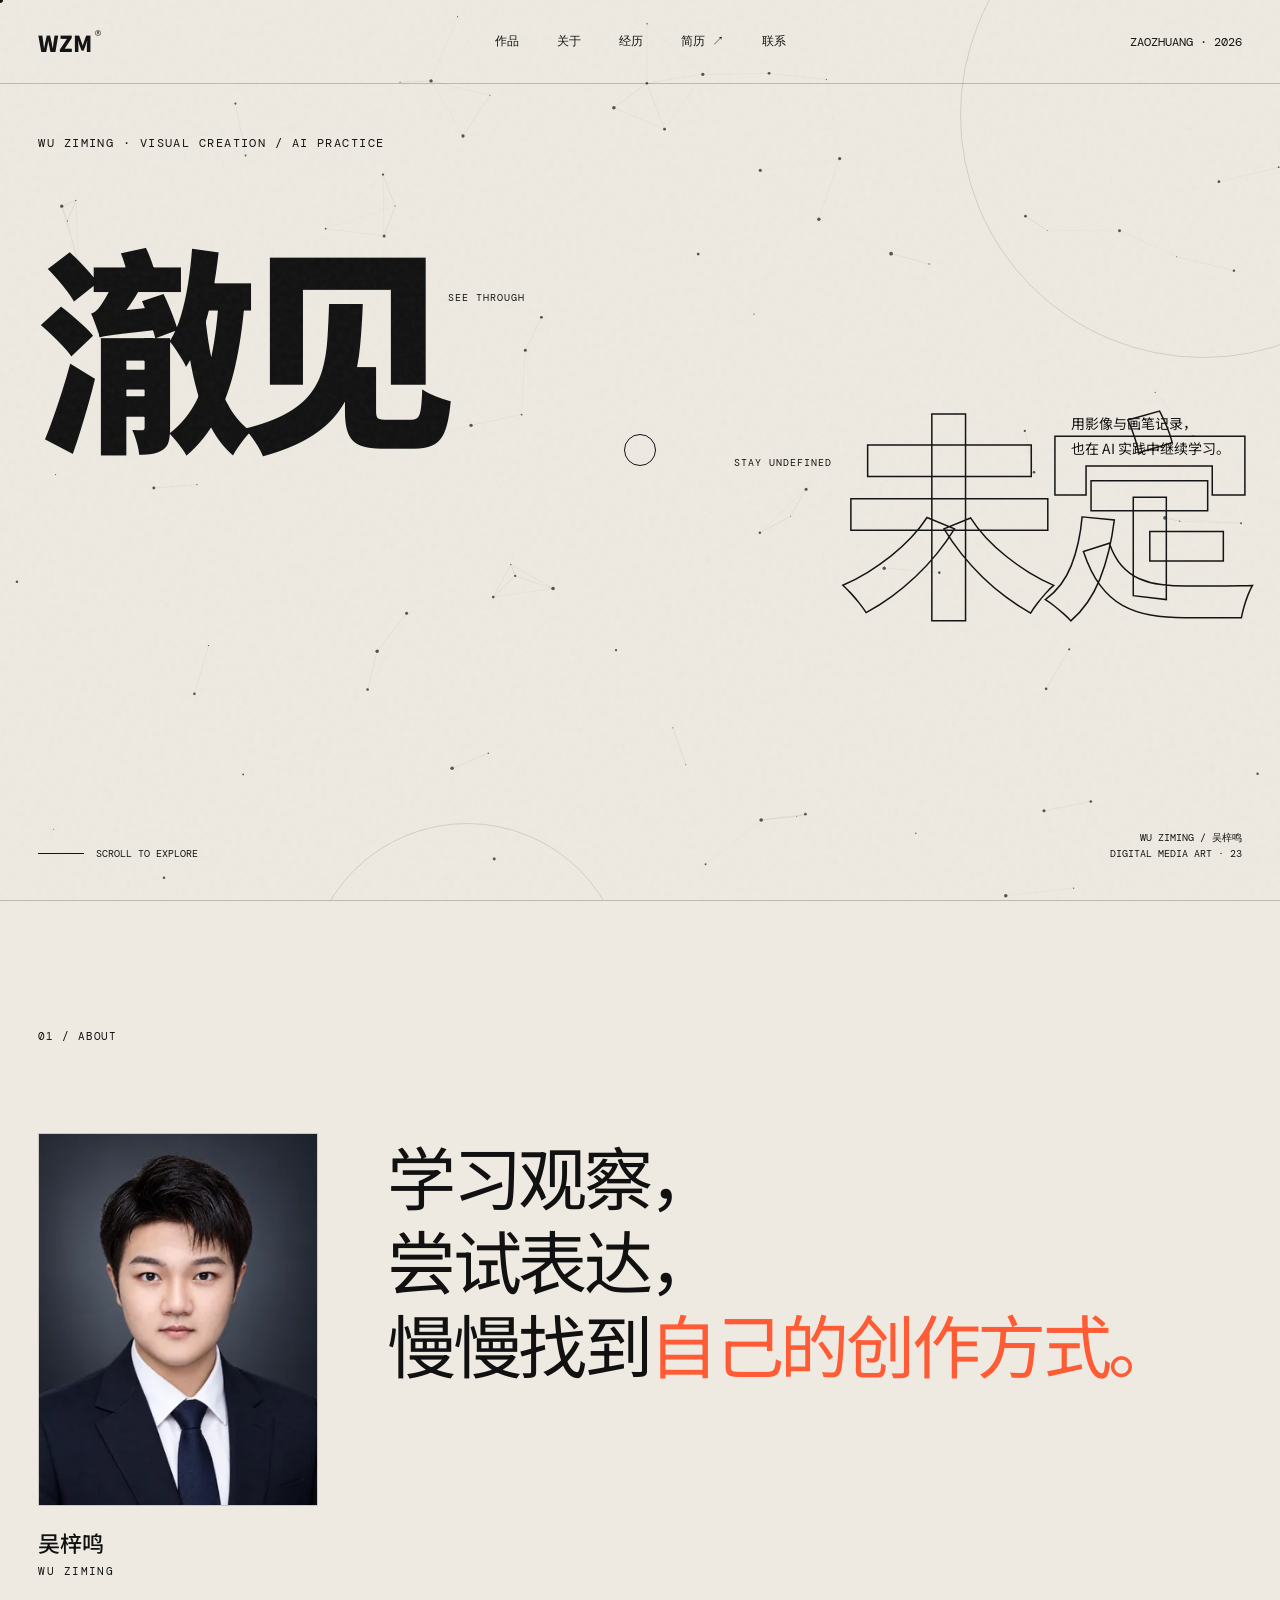
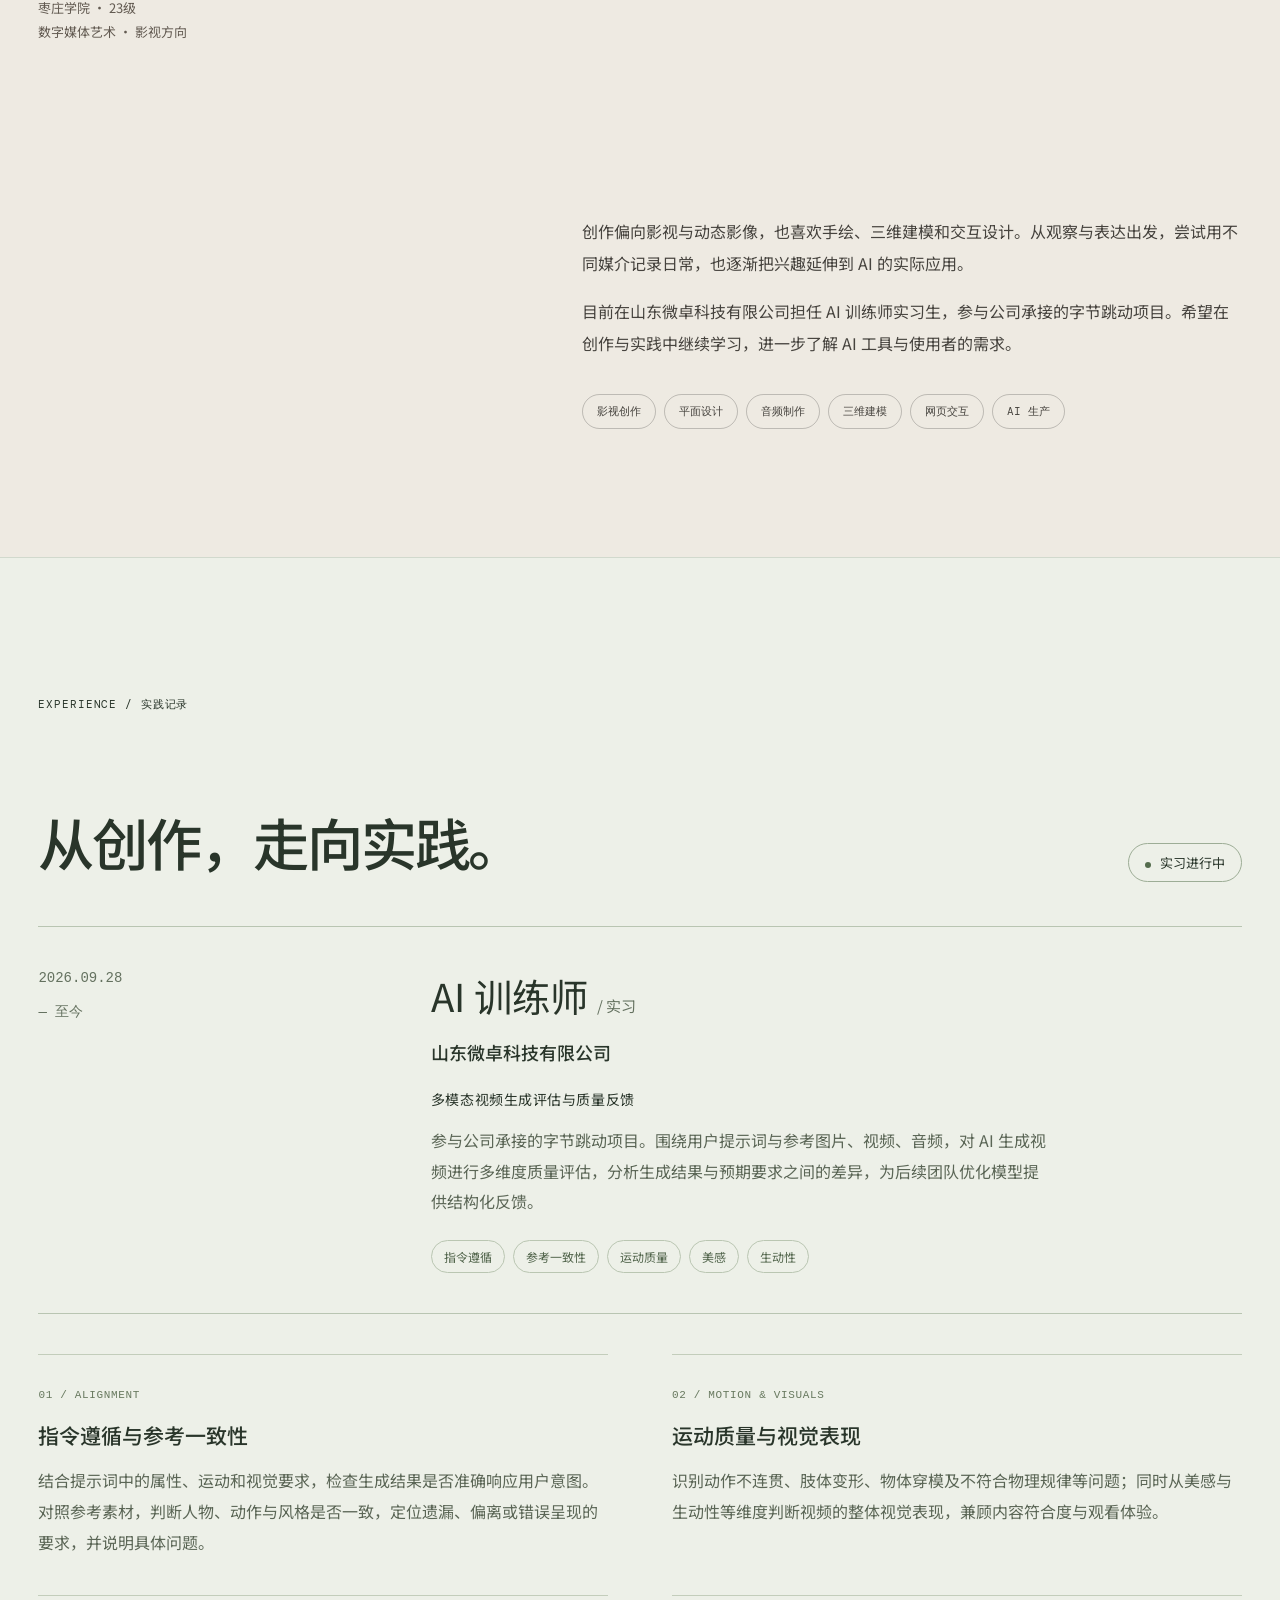
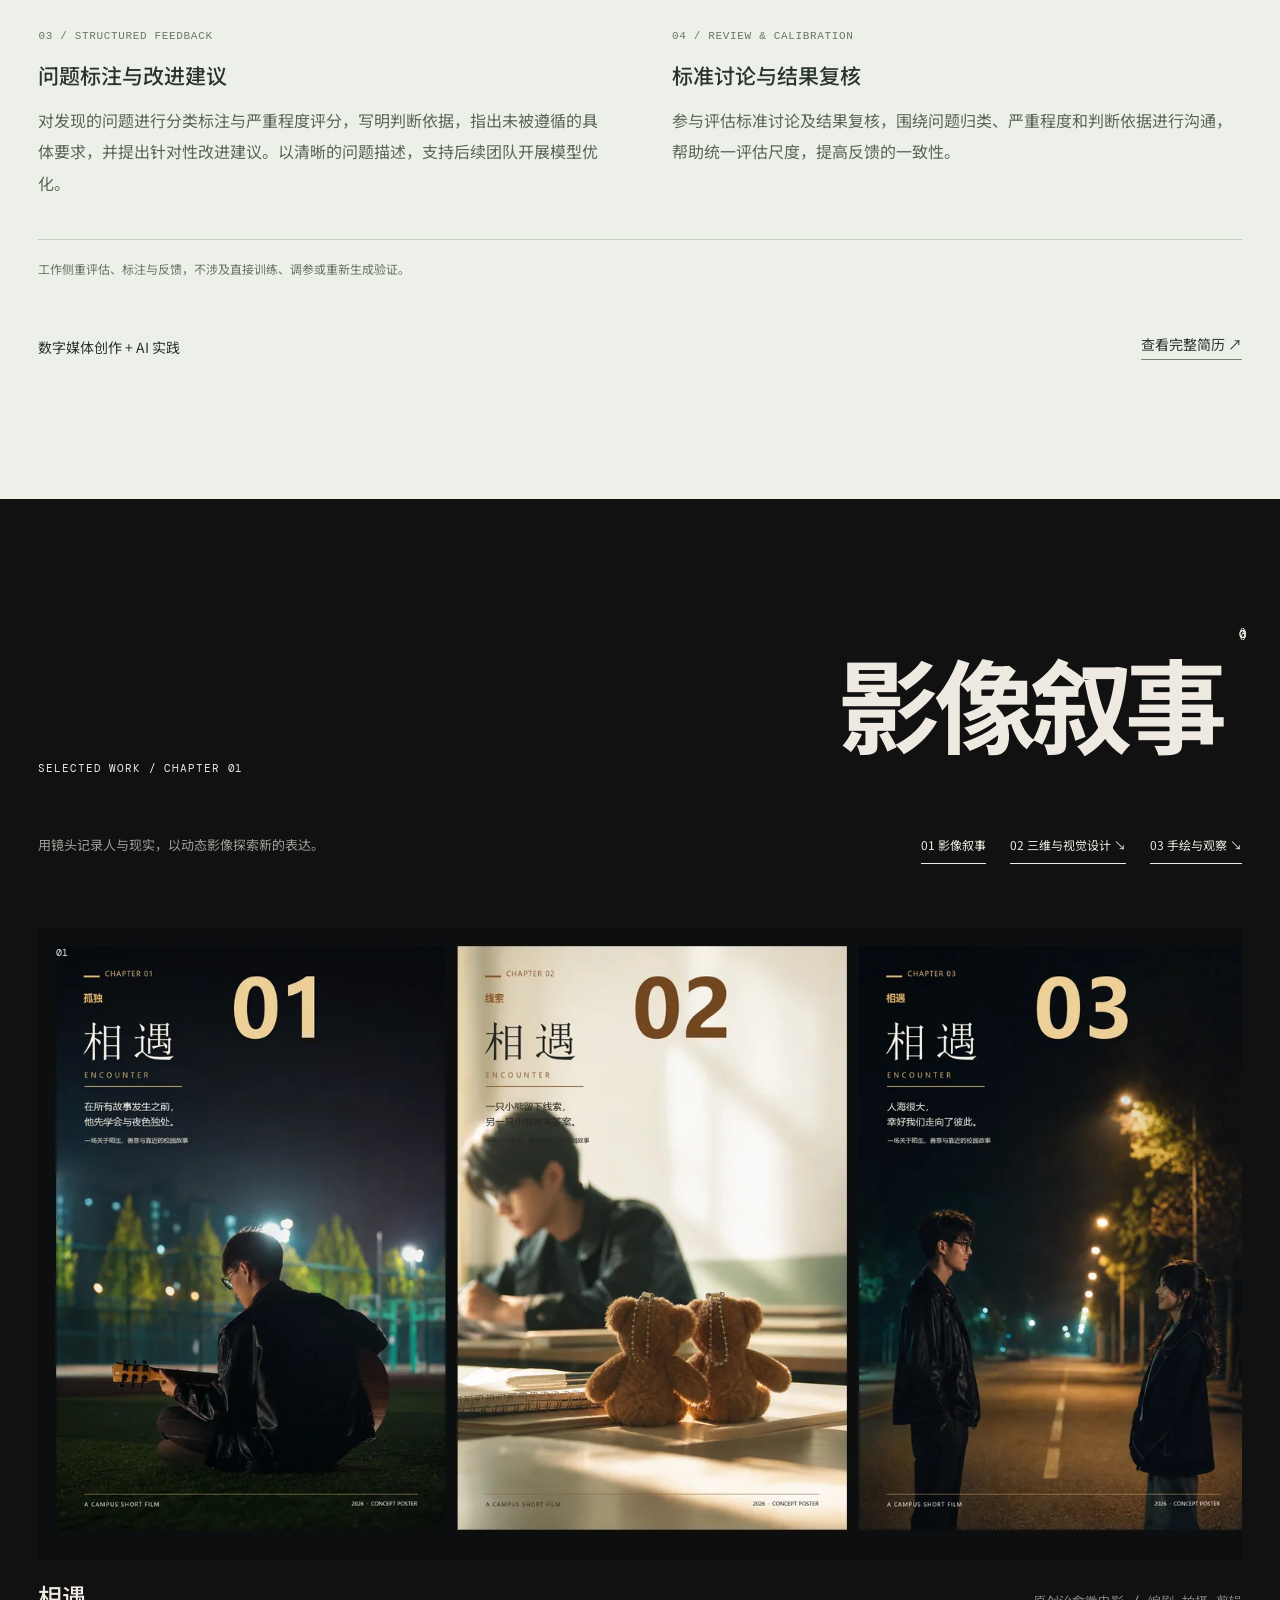
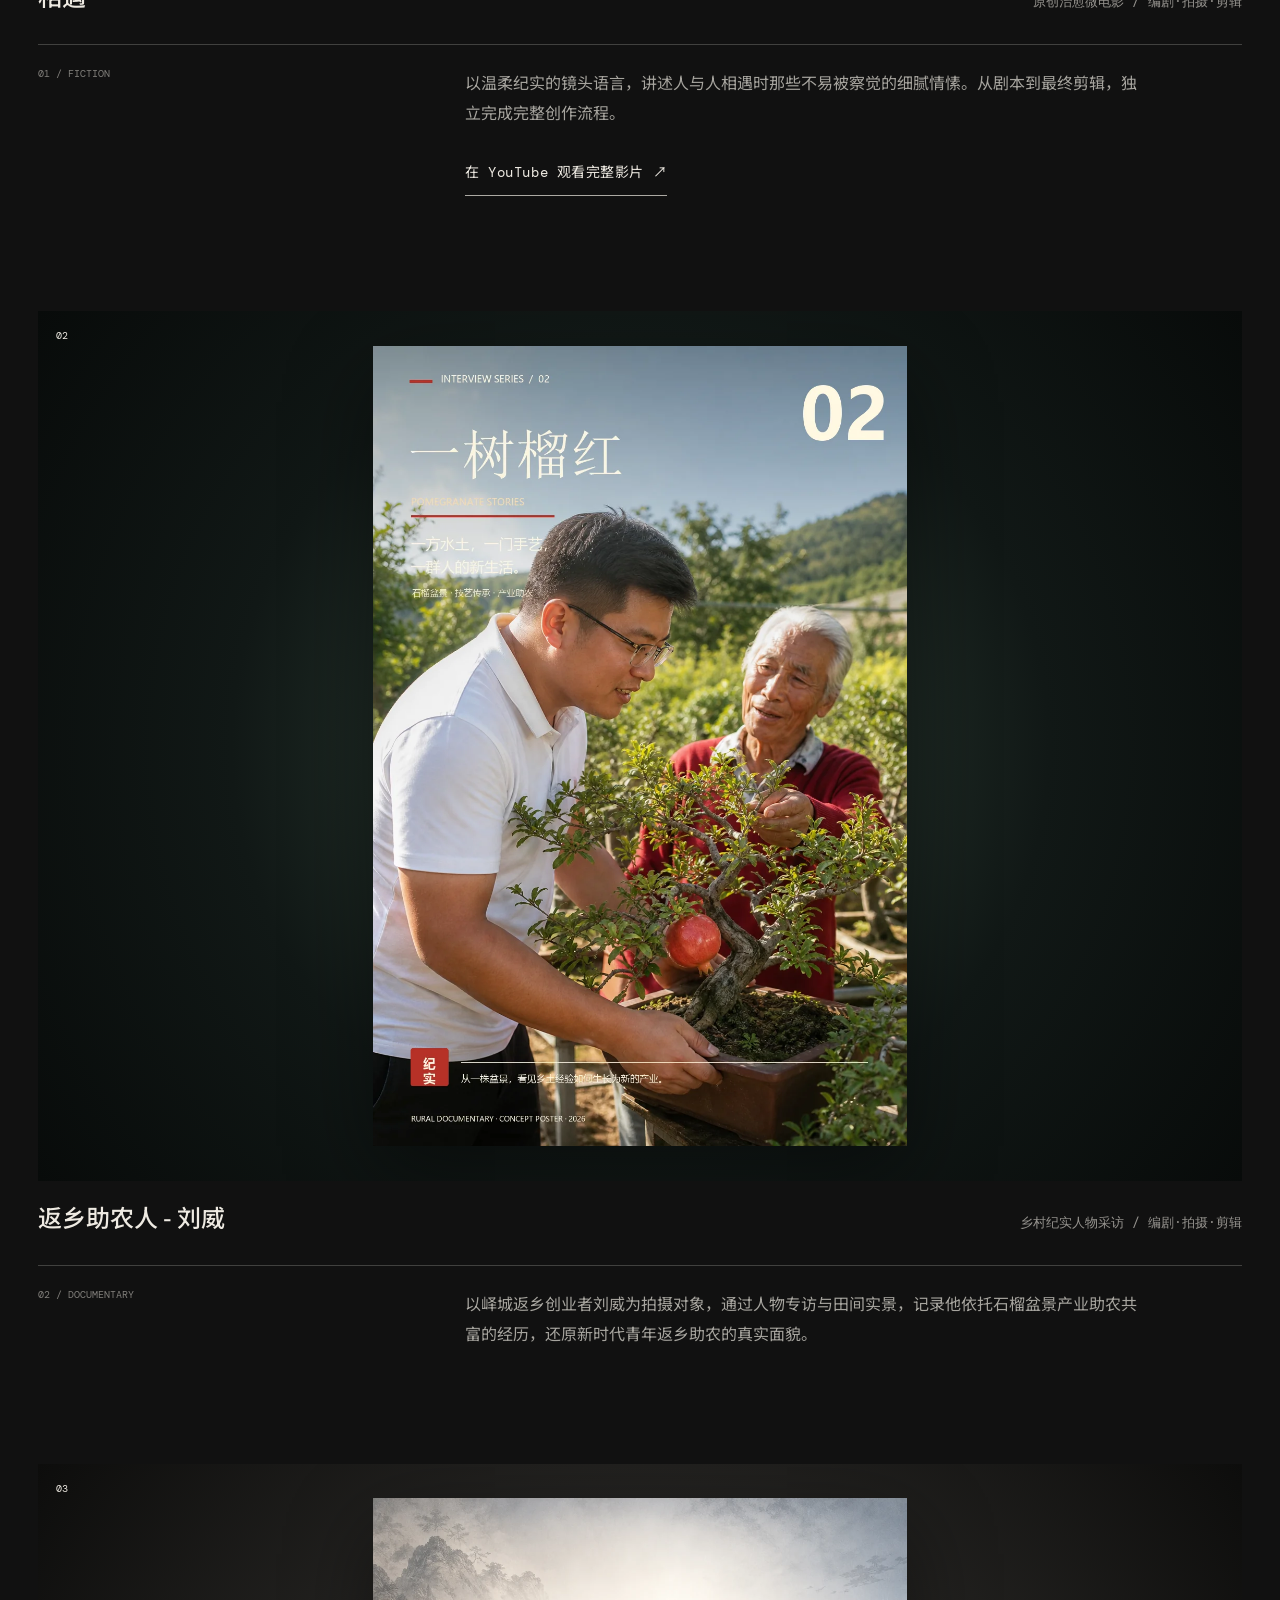
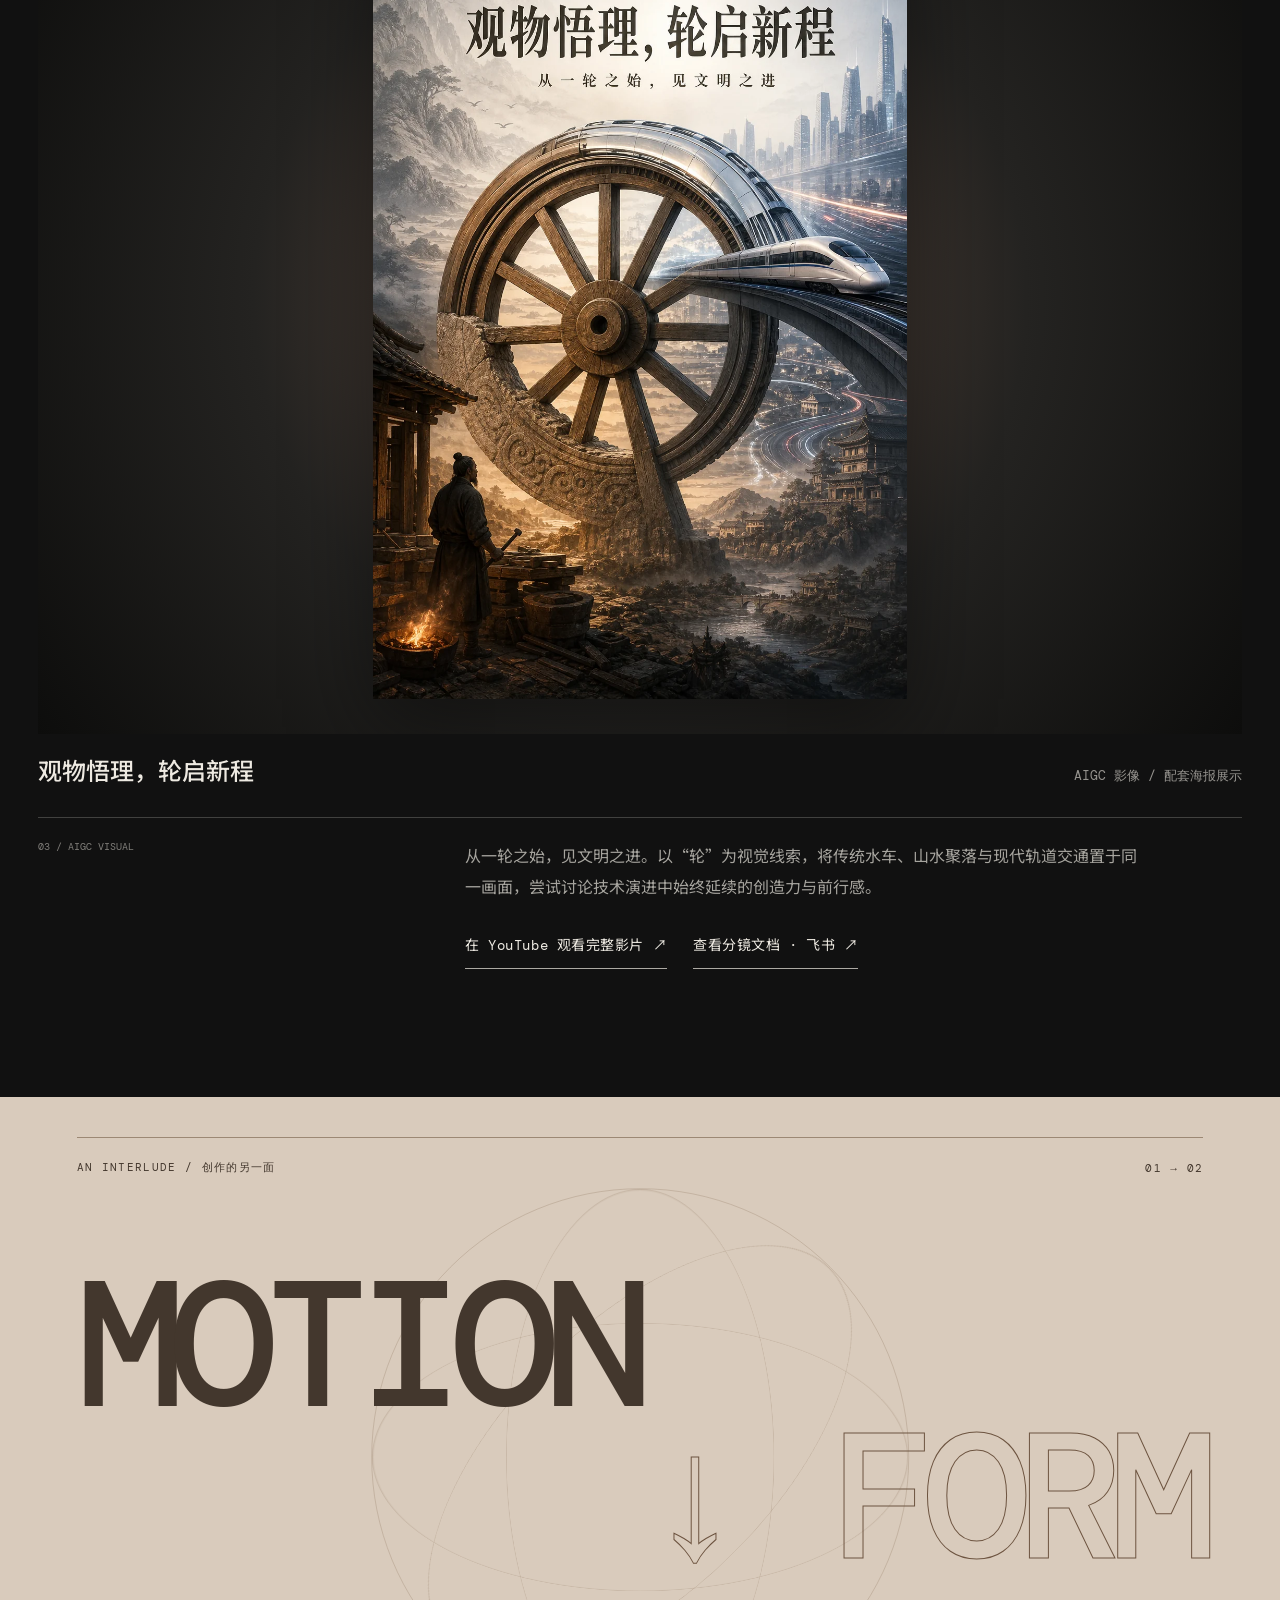
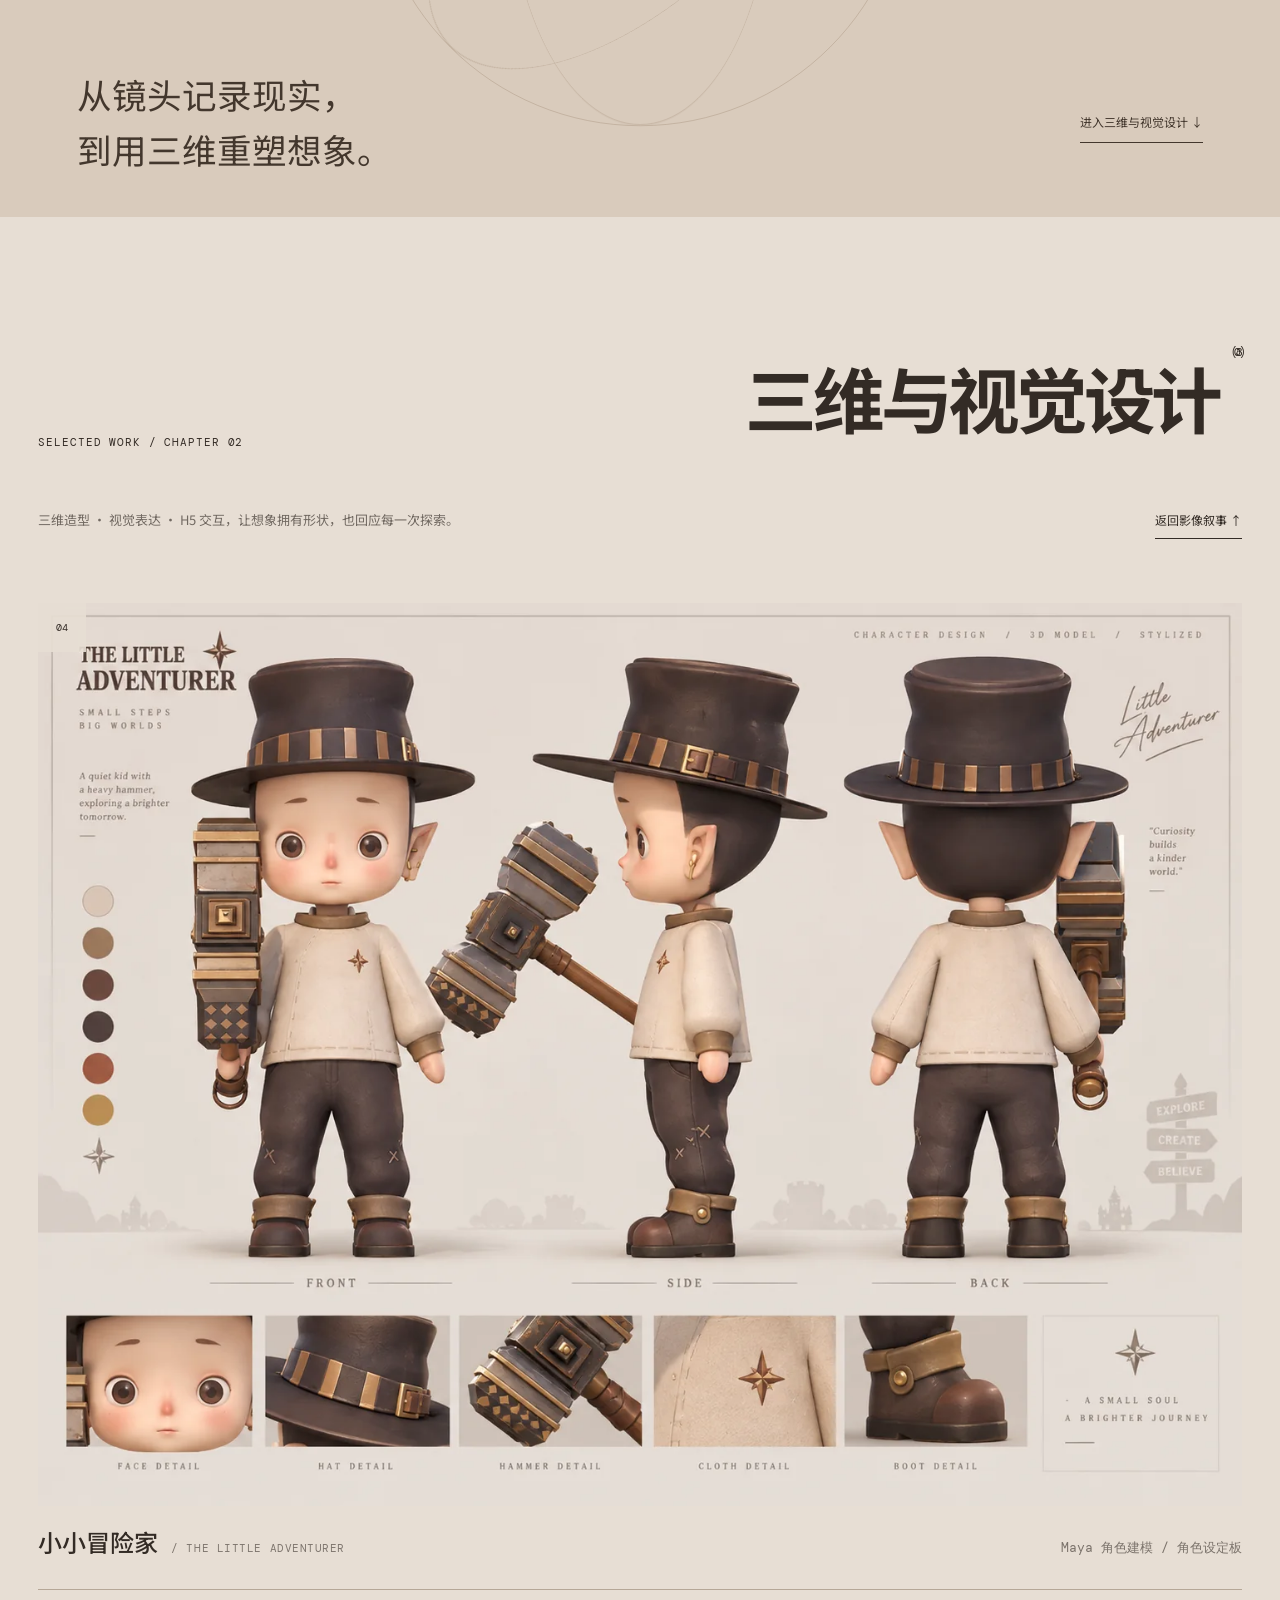
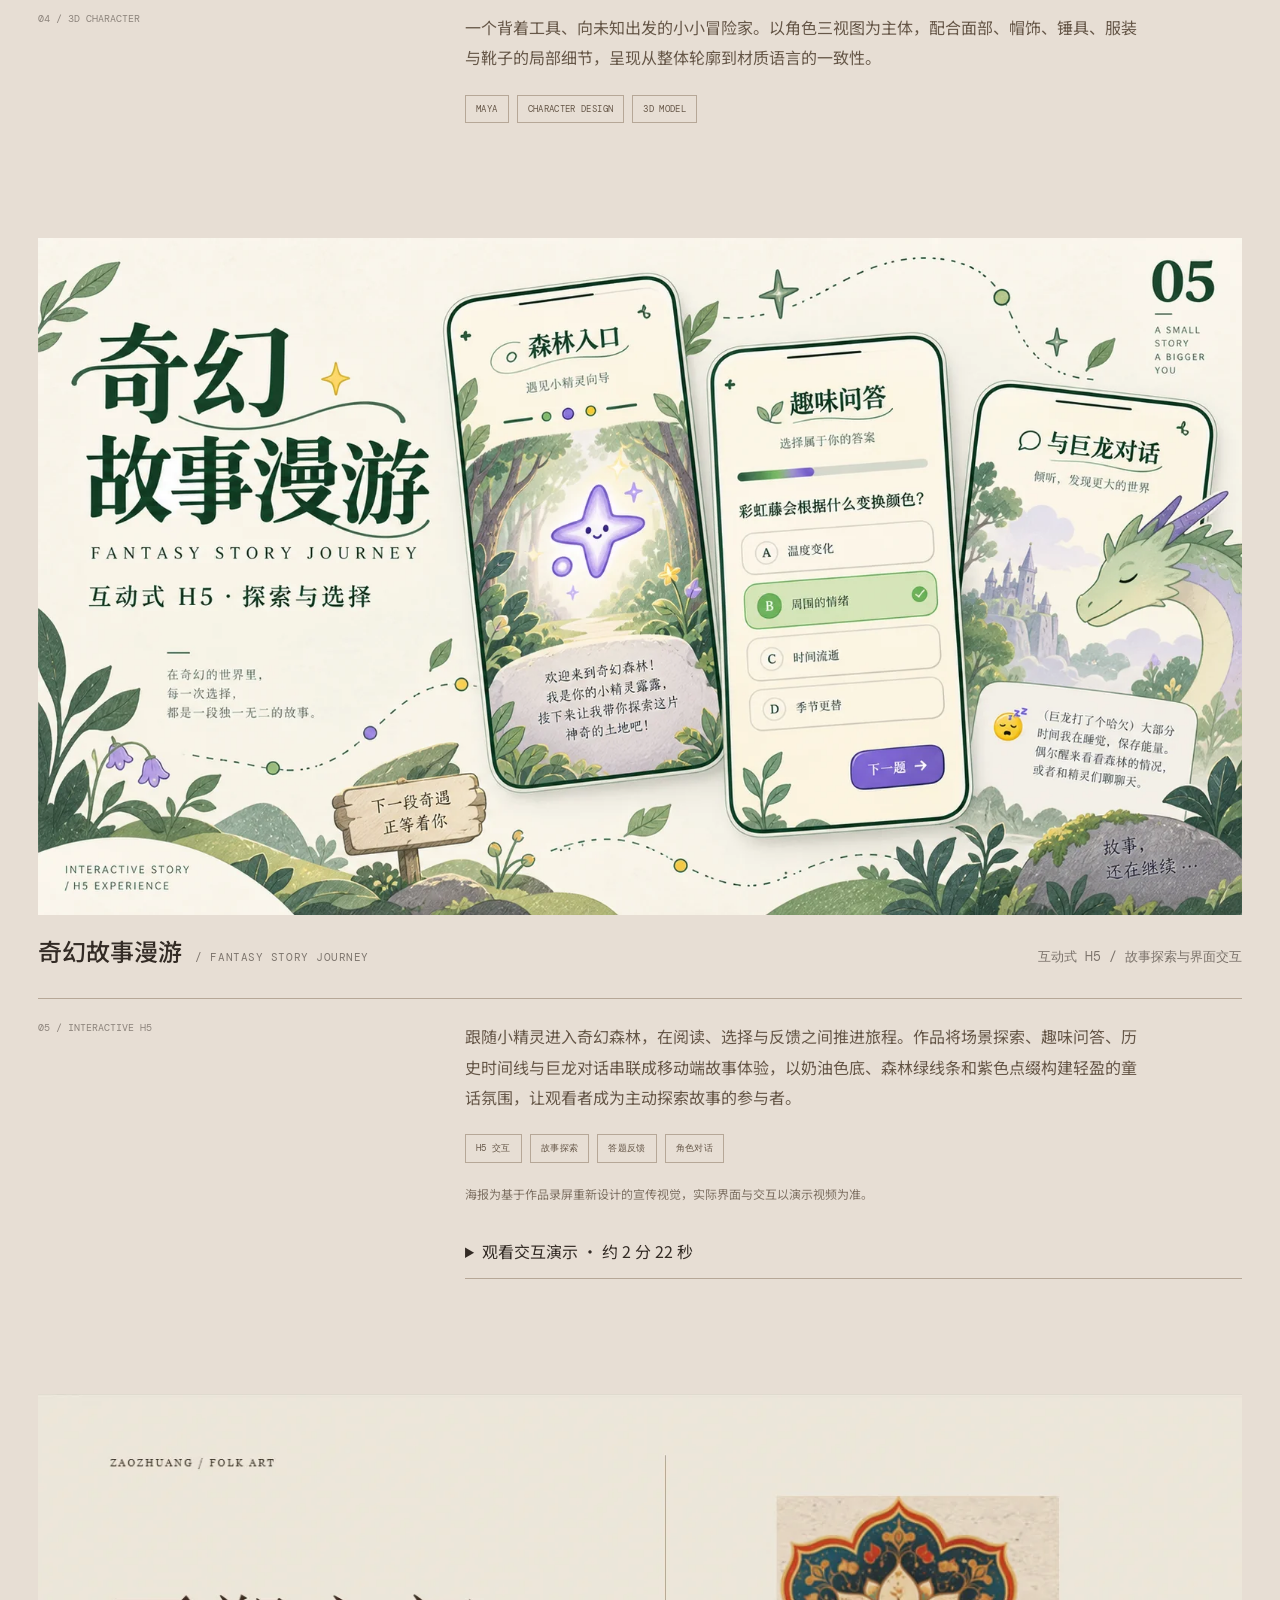
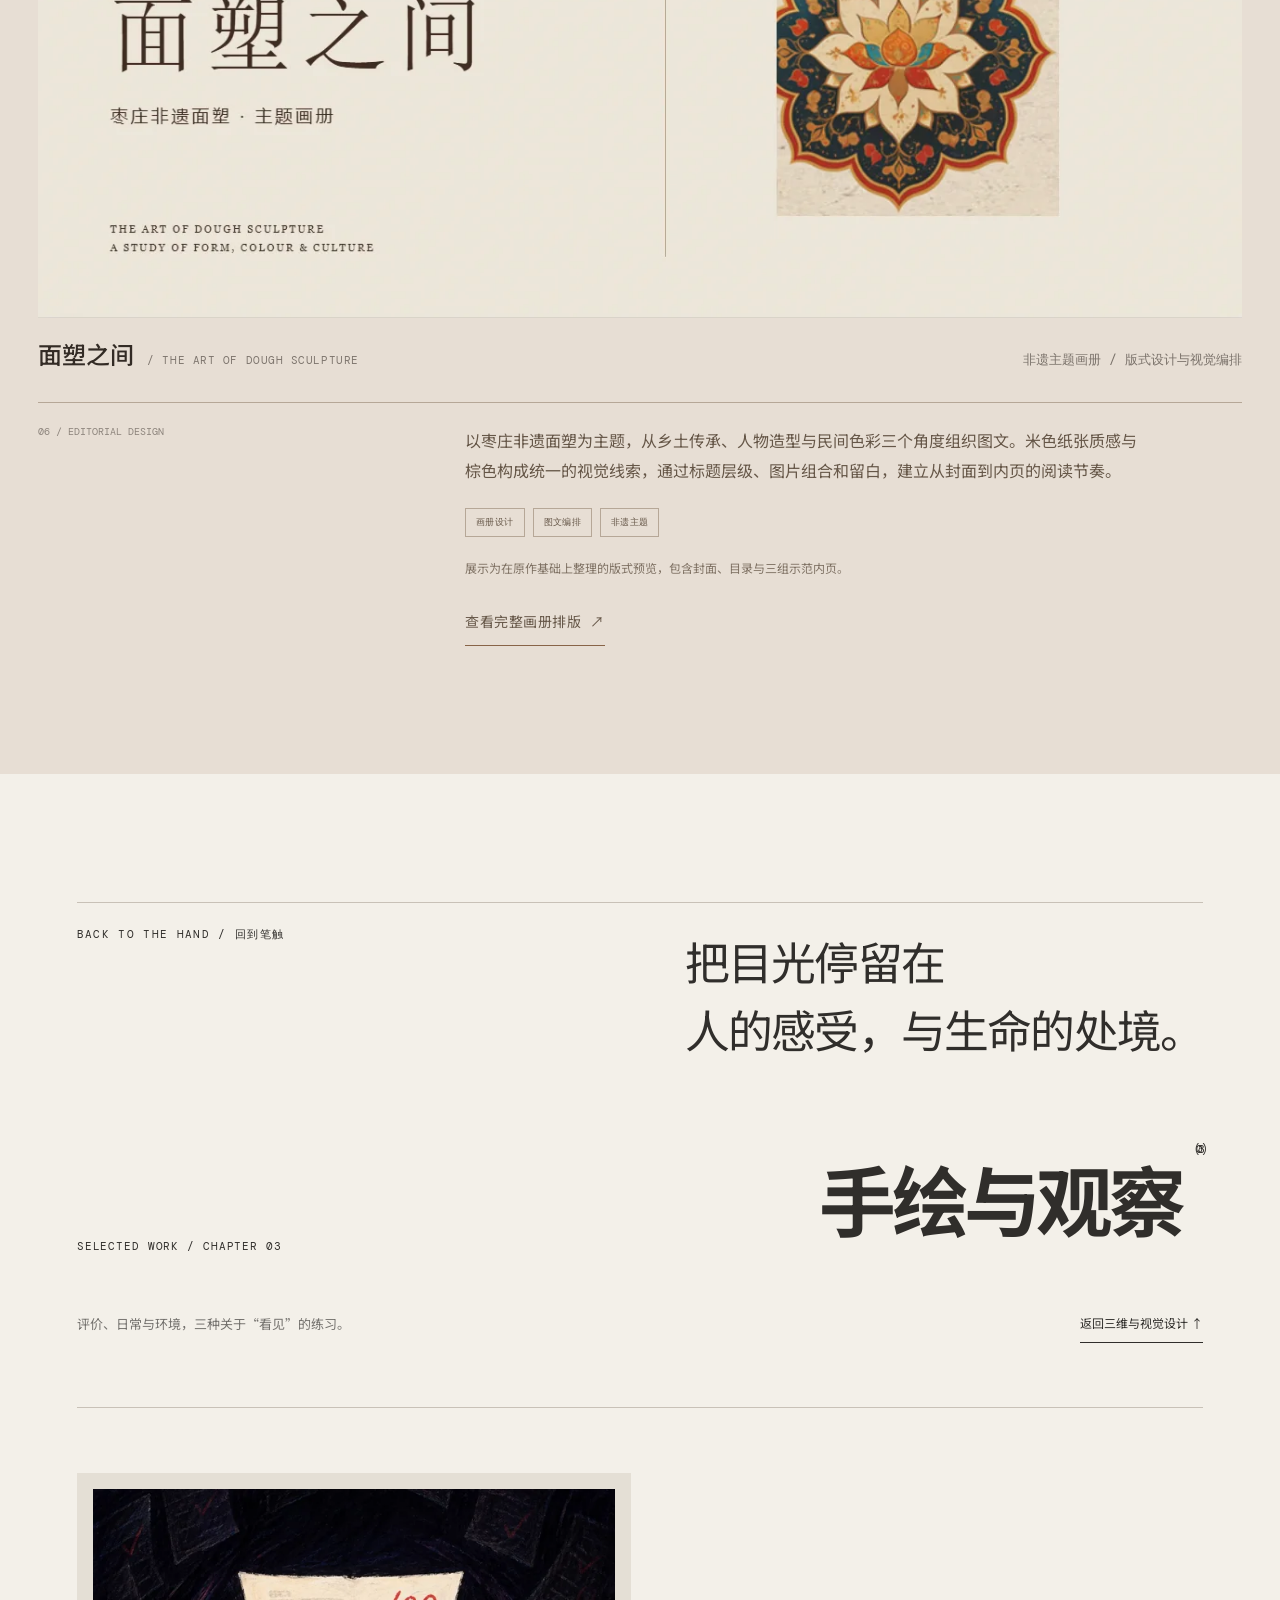
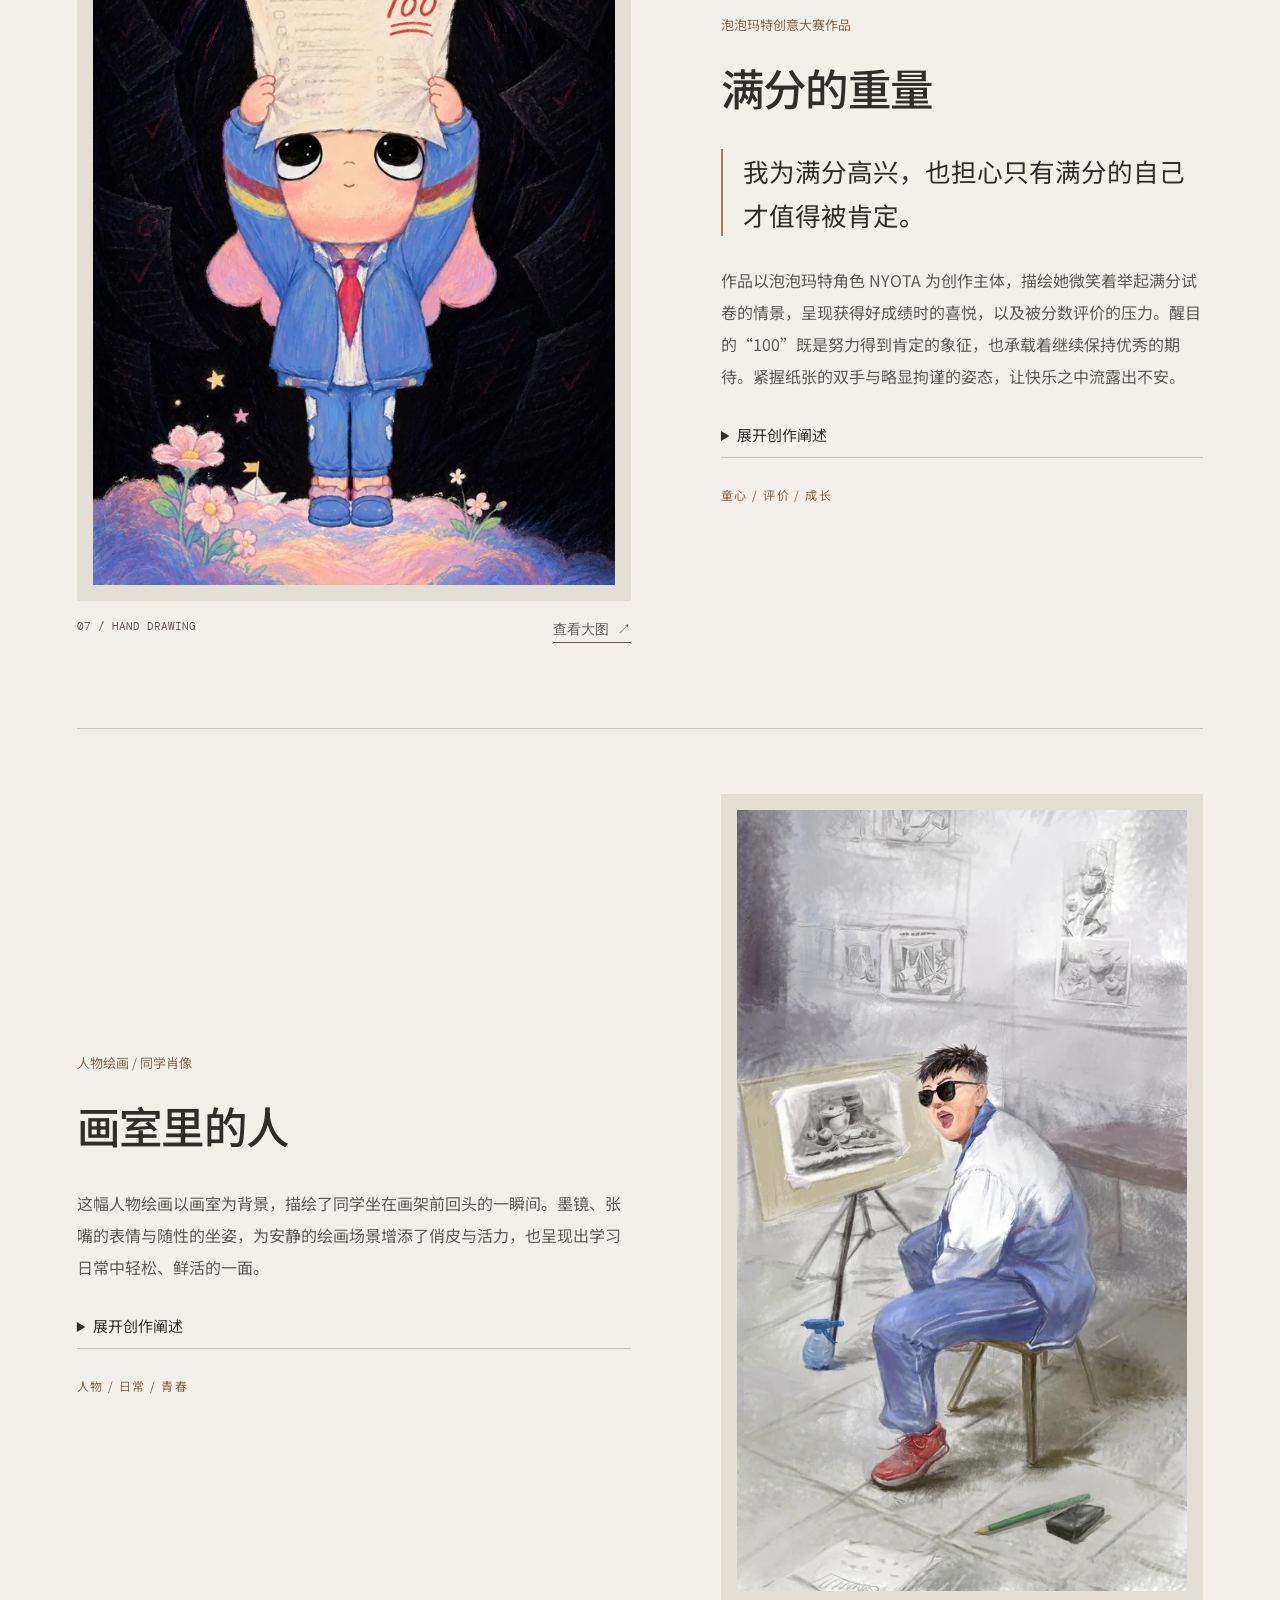
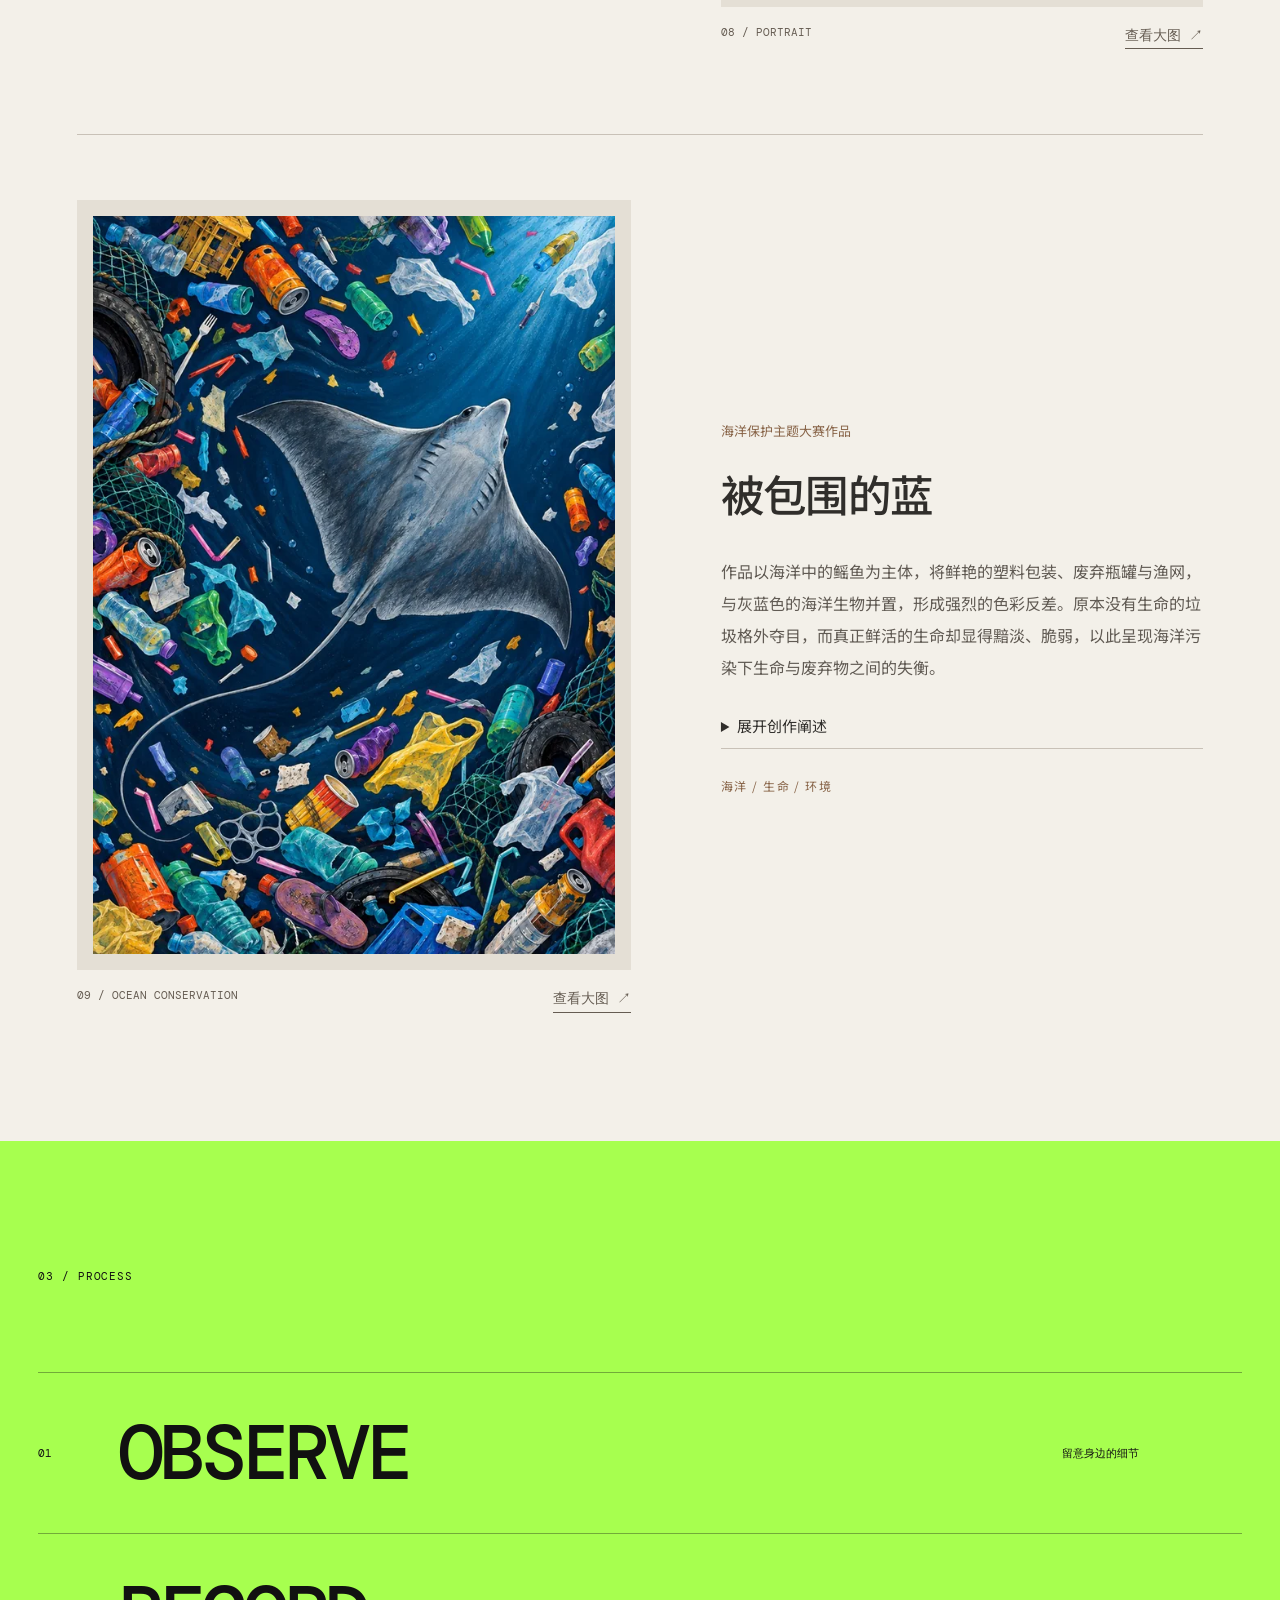
<file: index.html>
<!doctype html>
<html lang="zh-CN">
<head>
  <meta charset="UTF-8" />
  <meta name="viewport" content="width=device-width, initial-scale=1.0" />
  <meta name="description" content="吴梓鸣｜数字媒体创作与 AI 实践。影像、三维、视觉设计与手绘作品；山东微卓科技有限公司 AI 训练师实习经历。" />
  <title>吴梓鸣 / 数字媒体创作 · AI 实践</title>
  <link rel="preconnect" href="https://fonts.googleapis.com">
  <link rel="preconnect" href="https://fonts.gstatic.com" crossorigin>
  <link href="https://fonts.googleapis.com/css2?family=DM+Mono:wght@300;400;500&family=Noto+Sans+SC:wght@300;400;500;700;900&display=swap" rel="stylesheet">
  <link rel="stylesheet" href="style.css" />
</head>
<body>
  <div class="noise"></div>
  <div class="cursor-dot"></div>
  <div class="cursor-ring"></div>

  <header class="nav">
    <a class="brand magnetic" href="#home" aria-label="返回首页">WZM<span>®</span></a>
    <nav>
      <a href="#work">作品</a>
      <a href="#about">关于</a>
      <a href="#experience">经历</a>
      <a href="output/pdf/wu-ziming-resume.pdf" target="_blank" rel="noopener">简历 ↗</a>
      <a href="#contact">联系</a>
    </nav>
    <div class="nav-meta">ZAOZHUANG · 2026</div>
  </header>

  <main>
    <section class="hero" id="home">
      <canvas id="particle-canvas"></canvas>
      <div class="orbit orbit-a"></div>
      <div class="orbit orbit-b"></div>

      <div class="hero-kicker reveal">WU ZIMING · VISUAL CREATION / AI PRACTICE</div>
      <div class="hero-copy">
        <h1 aria-label="澈见，未定">
          <span class="line reveal"><i>澈见</i><em>SEE THROUGH</em></span>
          <span class="line outline reveal"><i>未定</i><em>STAY UNDEFINED</em></span>
        </h1>
        <p class="hero-intro reveal">用影像与画笔记录，<br>也在 AI 实践中继续学习。</p>
      </div>

      <div class="hero-bottom reveal">
        <div class="scroll-cue"><span></span>SCROLL TO EXPLORE</div>
        <div class="coordinates">WU ZIMING / 吴梓鸣<br>DIGITAL MEDIA ART · 23</div>
      </div>
    </section>

    <section class="manifesto section-pad" id="about">
      <div class="section-index">01 / ABOUT</div>
      <div class="manifesto-grid">
        <figure class="about-portrait">
          <img alt="吴梓鸣个人肖像" src="assets/optimized/wu-ziming-portrait-640.webp" srcset="assets/optimized/wu-ziming-portrait-320.webp 320w, assets/optimized/wu-ziming-portrait-640.webp 640w" sizes="(max-width: 800px) 150px, 280px" width="1086" height="1448" loading="lazy" decoding="async" />
          <figcaption><strong>吴梓鸣</strong><span>WU ZIMING</span><p>枣庄学院 · 23级<br>数字媒体艺术 · 影视方向</p></figcaption>
        </figure>
        <h2 class="reveal-text">学习观察，<br>尝试表达，<br>慢慢找到<strong>自己的创作方式。</strong></h2>
        <div class="bio">
          <p>创作偏向影视与动态影像，也喜欢手绘、三维建模和交互设计。从观察与表达出发，尝试用不同媒介记录日常，也逐渐把兴趣延伸到 AI 的实际应用。</p>
          <p>目前在山东微卓科技有限公司担任 AI 训练师实习生，参与公司承接的字节跳动项目。希望在创作与实践中继续学习，进一步了解 AI 工具与使用者的需求。</p>
          <div class="skill-list">
            <span>影视创作</span><span>平面设计</span><span>音频制作</span><span>三维建模</span><span>网页交互</span><span>AI 生产</span>
          </div>
        </div>
      </div>
    </section>

    <section class="experience-section section-pad" id="experience" aria-labelledby="experience-title">
      <div class="experience-heading"><div><p class="section-index">EXPERIENCE / 实践记录</p><h2 id="experience-title">从创作，走向实践。</h2></div><span class="experience-status">实习进行中</span></div>
      <article class="experience-card">
        <div class="experience-date"><time datetime="2026-09-28">2026.09.28</time><span>— 至今</span></div>
        <div class="experience-detail">
          <p class="experience-role">AI 训练师 <span>/ 实习</span></p>
          <h3>山东微卓科技有限公司</h3>
          <p class="experience-project">多模态视频生成评估与质量反馈</p>
          <p class="experience-note">参与公司承接的字节跳动项目。围绕用户提示词与参考图片、视频、音频，对 AI 生成视频进行多维度质量评估，分析生成结果与预期要求之间的差异，为后续团队优化模型提供结构化反馈。</p>
          <ul class="experience-tags" aria-label="评估维度"><li>指令遵循</li><li>参考一致性</li><li>运动质量</li><li>美感</li><li>生动性</li></ul>
        </div>
      </article>
      <div class="experience-focus-grid">
        <article class="experience-focus"><span class="focus-number" aria-hidden="true">01 / ALIGNMENT</span><h3>指令遵循与参考一致性</h3><p>结合提示词中的属性、运动和视觉要求，检查生成结果是否准确响应用户意图。对照参考素材，判断人物、动作与风格是否一致，定位遗漏、偏离或错误呈现的要求，并说明具体问题。</p></article>
        <article class="experience-focus"><span class="focus-number" aria-hidden="true">02 / MOTION &amp; VISUALS</span><h3>运动质量与视觉表现</h3><p>识别动作不连贯、肢体变形、物体穿模及不符合物理规律等问题；同时从美感与生动性等维度判断视频的整体视觉表现，兼顾内容符合度与观看体验。</p></article>
        <article class="experience-focus"><span class="focus-number" aria-hidden="true">03 / STRUCTURED FEEDBACK</span><h3>问题标注与改进建议</h3><p>对发现的问题进行分类标注与严重程度评分，写明判断依据，指出未被遵循的具体要求，并提出针对性改进建议。以清晰的问题描述，支持后续团队开展模型优化。</p></article>
        <article class="experience-focus"><span class="focus-number" aria-hidden="true">04 / REVIEW &amp; CALIBRATION</span><h3>标准讨论与结果复核</h3><p>参与评估标准讨论及结果复核，围绕问题归类、严重程度和判断依据进行沟通，帮助统一评估尺度，提高反馈的一致性。</p></article>
      </div>
      <p class="experience-scope">工作侧重评估、标注与反馈，不涉及直接训练、调参或重新生成验证。</p>
      <div class="experience-bottom"><p>数字媒体创作 + AI 实践</p><a href="output/pdf/wu-ziming-resume.pdf" target="_blank" rel="noopener">查看完整简历 ↗</a></div>
    </section>

    <section class="work section-pad" id="work">
      <div class="section-heading">
        <div class="section-index">SELECTED WORK / CHAPTER 01</div>
        <h2>影像叙事 <sup>(03)</sup></h2>
      </div>
      <div class="chapter-intro"><p>用镜头记录人与现实，以动态影像探索新的表达。</p><nav aria-label="作品章节"><a href="#work">01 影像叙事</a><a href="#design">02 三维与视觉设计 ↘</a><a href="#drawing">03 手绘与观察 ↘</a></nav></div>

      <div class="projects">
        <article class="project project-wide" data-color="#ff5c35">
          <a href="https://youtu.be/I3puXTD3BDI" class="project-visual poster-stage poster-wide" aria-label="在 YouTube 观看微电影《相遇》" target="_blank" rel="noopener noreferrer">
            <img alt="微电影《相遇》三张系列海报联排：孤独、线索、相遇" src="assets/optimized/xiangyu-triptych-1584.webp" srcset="assets/optimized/xiangyu-triptych-640.webp 640w, assets/optimized/xiangyu-triptych-1584.webp 1584w" sizes="94vw" width="1584" height="832" loading="lazy" decoding="async" />
            <span class="project-no">01</span><span class="view">WATCH FILM ↗</span>
          </a>
          <div class="project-info"><h3>相遇</h3><p>原创治愈微电影 / 编剧·拍摄·剪辑</p></div>
          <div class="project-description" id="project-meeting"><span>01 / FICTION</span><div><p>以温柔纪实的镜头语言，讲述人与人相遇时那些不易被察觉的细腻情愫。从剧本到最终剪辑，独立完成完整创作流程。</p><a class="watch-link" href="https://youtu.be/I3puXTD3BDI" target="_blank" rel="noopener noreferrer">在 YouTube 观看完整影片 ↗</a></div></div>
        </article>

        <article class="project project-wide" data-color="#a7ff4f">
          <a href="#project-liuwei" class="project-visual poster-stage poster-portrait" aria-label="查看作品《返乡助农人-刘威》">
            <img alt="乡村纪实短片《返乡助农人-刘威》一树榴红主题海报" src="assets/optimized/liuwei-poster-1024.webp" srcset="assets/optimized/liuwei-poster-640.webp 640w, assets/optimized/liuwei-poster-1024.webp 1024w" sizes="94vw" width="1024" height="1536" loading="lazy" decoding="async" />
            <span class="project-no">02</span><span class="view">READ STORY ↓</span>
          </a>
          <div class="project-info"><h3>返乡助农人 - 刘威</h3><p>乡村纪实人物采访 / 编剧·拍摄·剪辑</p></div>
          <div class="project-description" id="project-liuwei"><span>02 / DOCUMENTARY</span><p>以峄城返乡创业者刘威为拍摄对象，通过人物专访与田间实景，记录他依托石榴盆景产业助农共富的经历，还原新时代青年返乡助农的真实面貌。</p></div>
        </article>

        <article class="project project-wide" data-color="#c79054">
          <a href="https://youtu.be/gReZubTx-w0" target="_blank" rel="noopener noreferrer" class="project-visual poster-stage poster-portrait poster-guanwu" aria-label="在 YouTube 观看作品《观物悟理，轮启新程》">
            <img alt="AIGC 概念视觉海报《观物悟理，轮启新程》：古代水车与现代高铁交汇" src="assets/optimized/guanwu-wuli-poster-1024.webp" srcset="assets/optimized/guanwu-wuli-poster-640.webp 640w, assets/optimized/guanwu-wuli-poster-1024.webp 1024w" sizes="94vw" width="1024" height="1536" loading="lazy" decoding="async" />
            <span class="project-no">03</span><span class="view">WATCH FILM ↗</span>
          </a>
          <div class="project-info"><h3>观物悟理，轮启新程</h3><p>AIGC 影像 / 配套海报展示</p></div>
          <div class="project-description" id="project-guanwu"><span>03 / AIGC VISUAL</span><div><p>从一轮之始，见文明之进。以“轮”为视觉线索，将传统水车、山水聚落与现代轨道交通置于同一画面，尝试讨论技术演进中始终延续的创造力与前行感。</p><a class="watch-link" href="https://youtu.be/gReZubTx-w0" target="_blank" rel="noopener noreferrer">在 YouTube 观看完整影片 ↗</a> <a class="watch-link" href="https://b16sw6i3smb.feishu.cn/docx/JikRdq3XOoHwEQxNJXLcpumPnng?from=from_copylink" target="_blank" rel="noopener noreferrer">查看分镜文档 · 飞书 ↗</a></div></div>
        </article>

      </div>
    </section>

    <section class="chapter-transition" aria-label="从影像到造型">
      <div class="transition-top"><span>AN INTERLUDE / 创作的另一面</span><span>01 → 02</span></div>
      <div class="transition-ring" aria-hidden="true"><i></i><i></i><i></i></div>
      <div class="transition-title" aria-hidden="true">MOTION<span>↓ FORM</span></div>
      <div class="transition-bottom"><p>从镜头记录现实，<br>到用三维重塑想象。</p><a href="#design">进入三维与视觉设计 ↓</a></div>
    </section>

    <section class="design-work section-pad" id="design">
      <div class="section-heading"><div class="section-index">SELECTED WORK / CHAPTER 02</div><h2>三维与视觉设计 <sup>(03)</sup></h2></div>
      <div class="chapter-intro"><p>三维造型 · 视觉表达 · H5 交互，让想象拥有形状，也回应每一次探索。</p><a href="#work">返回影像叙事 ↑</a></div>
      <div class="projects">
        <article class="project project-wide project-model" data-color="#b18a63">
          <a href="#project-adventurer" class="project-visual model-stage" aria-label="查看 Maya 角色建模作品《小小冒险家》">
            <img alt="Maya 角色建模作品《小小冒险家》设定板，包含正面、侧面、背面与局部细节" src="assets/optimized/little-adventurer-maya-1448.webp" srcset="assets/optimized/little-adventurer-maya-640.webp 640w, assets/optimized/little-adventurer-maya-1448.webp 1448w" sizes="94vw" width="1448" height="1086" loading="lazy" decoding="async" />
            <span class="project-no">04</span><span class="view">CHARACTER SHEET ↓</span>
          </a>
          <div class="project-info"><h3>小小冒险家 <em>/ THE LITTLE ADVENTURER</em></h3><p>Maya 角色建模 / 角色设定板</p></div>
          <div class="project-description project-model-description" id="project-adventurer"><span>04 / 3D CHARACTER</span><div><p>一个背着工具、向未知出发的小小冒险家。以角色三视图为主体，配合面部、帽饰、锤具、服装与靴子的局部细节，呈现从整体轮廓到材质语言的一致性。</p><div class="model-meta"><span>MAYA</span><span>CHARACTER DESIGN</span><span>3D MODEL</span></div></div></div>
        </article>
        <article class="project project-wide project-h5">
          <a class="project-visual model-stage" href="#project-fantasy" aria-label="查看奇幻故事漫游 H5 项目介绍与演示">
            <img alt="奇幻故事漫游横版宣传海报：森林入口、趣味问答与巨龙对话" src="assets/optimized/fantasy-h5-poster-1600.webp" srcset="assets/optimized/fantasy-h5-poster-640.webp 640w, assets/optimized/fantasy-h5-poster-1600.webp 1600w" sizes="94vw" width="1672" height="941" loading="lazy" decoding="async" />
            <span class="view">EXPLORE THE STORY ↓</span>
          </a>
          <div class="project-info"><h3>奇幻故事漫游 <em>/ FANTASY STORY JOURNEY</em></h3><p>互动式 H5 / 故事探索与界面交互</p></div>
          <div class="project-description" id="project-fantasy"><span>05 / INTERACTIVE H5</span><div>
            <p>跟随小精灵进入奇幻森林，在阅读、选择与反馈之间推进旅程。作品将场景探索、趣味问答、历史时间线与巨龙对话串联成移动端故事体验，以奶油色底、森林绿线条和紫色点缀构建轻盈的童话氛围，让观看者成为主动探索故事的参与者。</p>
            <div class="model-meta"><span>H5 交互</span><span>故事探索</span><span>答题反馈</span><span>角色对话</span></div>
            <p class="poster-note">海报为基于作品录屏重新设计的宣传视觉，实际界面与交互以演示视频为准。</p>
            <details class="h5-demo"><summary>观看交互演示 · 约 2 分 22 秒</summary><video controls playsinline preload="none" aria-label="奇幻故事漫游 H5 操作录屏"><source src="assets/works/fantasy-h5-demo.mp4" type="video/mp4" />浏览器无法播放时，可<a href="assets/works/fantasy-h5-demo.mp4">下载演示视频</a>。</video></details>
          </div></div>
        </article>
        <article class="project project-wide project-editorial">
          <a class="project-visual model-stage" href="output/editorial-preview/index.html" target="_blank" rel="noopener" aria-label="新标签页查看面塑之间画册排版">
            <img alt="面塑之间画册封面，米色纸感底与传统莲花纹样" src="assets/optimized/dough-editorial-cover-1296.webp" srcset="assets/optimized/dough-editorial-cover-640.webp 640w, assets/optimized/dough-editorial-cover-1296.webp 1296w" sizes="94vw" width="1296" height="565" loading="lazy" decoding="async" />
            <span class="view">VIEW EDITORIAL ↗</span>
          </a>
          <div class="project-info"><h3>面塑之间 <em>/ THE ART OF DOUGH SCULPTURE</em></h3><p>非遗主题画册 / 版式设计与视觉编排</p></div>
          <div class="project-description"><span>06 / EDITORIAL DESIGN</span><div><p>以枣庄非遗面塑为主题，从乡土传承、人物造型与民间色彩三个角度组织图文。米色纸张质感与棕色构成统一的视觉线索，通过标题层级、图片组合和留白，建立从封面到内页的阅读节奏。</p><div class="model-meta"><span>画册设计</span><span>图文编排</span><span>非遗主题</span></div><p class="poster-note">展示为在原作基础上整理的版式预览，包含封面、目录与三组示范内页。</p><a class="watch-link" href="output/editorial-preview/index.html" target="_blank" rel="noopener">查看完整画册排版 ↗</a></div></div>
        </article>
      </div>
    </section>

    <section class="drawing-work section-pad" id="drawing" aria-labelledby="drawing-heading">
      <div class="drawing-preface"><span>BACK TO THE HAND / 回到笔触</span><p>把目光停留在<br>人的感受，与生命的处境。</p></div>
      <div class="section-heading"><div class="section-index">SELECTED WORK / CHAPTER 03</div><h2 id="drawing-heading">手绘与观察 <sup>(03)</sup></h2></div>
      <div class="chapter-intro"><p>评价、日常与环境，三种关于“看见”的练习。</p><a href="#design">返回三维与视觉设计 ↑</a></div>

      <article class="drawing-piece" aria-labelledby="drawing-score">
        <figure><a class="drawing-image" href="assets/works/weight-of-perfection.jpg" target="_blank" rel="noopener" aria-label="新标签页查看满分的重量大图"><img alt="泡泡玛特角色 NYOTA 微笑着举起100分试卷，脚下花朵与纸船和周围暗色试卷形成对照" src="assets/optimized/weight-of-perfection-1086.webp" srcset="assets/optimized/weight-of-perfection-640.webp 640w, assets/optimized/weight-of-perfection-1086.webp 1086w" sizes="(max-width: 800px) 90vw, 48vw" width="1086" height="1448" loading="lazy" decoding="async" /></a><figcaption>07 / HAND DRAWING <a href="assets/works/weight-of-perfection.jpg" target="_blank" rel="noopener">查看大图 ↗</a></figcaption></figure>
        <div class="drawing-copy"><p class="drawing-category">泡泡玛特创意大赛作品</p><h3 id="drawing-score">满分的重量</h3><blockquote>我为满分高兴，也担心只有满分的自己才值得被肯定。</blockquote><p>作品以泡泡玛特角色 NYOTA 为创作主体，描绘她微笑着举起满分试卷的情景，呈现获得好成绩时的喜悦，以及被分数评价的压力。醒目的“100”既是努力得到肯定的象征，也承载着继续保持优秀的期待。紧握纸张的双手与略显拘谨的姿态，让快乐之中流露出不安。</p><details><summary>展开创作阐述</summary><p>我将 NYOTA 置于校园成绩评价的情境中，以她举起试卷的动作承载孩子渴望被肯定的心情。画面以明亮柔和的 NYOTA、花朵和纸船，与暗色背景中隐约浮现的试卷、批改痕迹形成对比。脚下的花园象征童心与成长的可能，周围收拢的暗色线条则暗示外界评价带来的束缚。我希望通过这种并存的情绪，引发对单一分数评价的思考：在关注成绩的同时，也看见孩子的感受、努力与独特价值。</p></details><div class="drawing-tags">童心 / 评价 / 成长</div></div>
      </article>

      <article class="drawing-piece drawing-reverse" aria-labelledby="drawing-studio">
        <figure><a class="drawing-image" href="assets/works/studio-self-portrait.jpg" target="_blank" rel="noopener" aria-label="新标签页查看画室里的人大图"><img alt="穿蓝白校服、红色球鞋的同学戴着墨镜，坐在画架前回头，画室内散落着绘画工具" src="assets/optimized/studio-self-portrait-1269.webp" srcset="assets/optimized/studio-self-portrait-640.webp 640w, assets/optimized/studio-self-portrait-1269.webp 1269w" sizes="(max-width: 800px) 90vw, 48vw" width="1269" height="2200" loading="lazy" decoding="async" /></a><figcaption>08 / PORTRAIT <a href="assets/works/studio-self-portrait.jpg" target="_blank" rel="noopener">查看大图 ↗</a></figcaption></figure>
        <div class="drawing-copy"><p class="drawing-category">人物绘画 / 同学肖像</p><h3 id="drawing-studio">画室里的人</h3><p>这幅人物绘画以画室为背景，描绘了同学坐在画架前回头的一瞬间。墨镜、张嘴的表情与随性的坐姿，为安静的绘画场景增添了俏皮与活力，也呈现出学习日常中轻松、鲜活的一面。</p><details><summary>展开创作阐述</summary><p>画面以灰色调概括周围环境，通过蓝白校服、红色球鞋与面部暖色突出人物。墙上的习作、画架上的静物素描，以及散落的铅笔和橡皮，共同构成与绘画相伴的日常空间。我希望通过这幅作品，在记录同学外貌的同时，留下学习绘画时的生活状态与青春个性。</p></details><div class="drawing-tags">人物 / 日常 / 青春</div></div>
      </article>

      <article class="drawing-piece" aria-labelledby="drawing-ocean">
        <figure><a class="drawing-image" href="assets/works/surrounded-blue.jpg" target="_blank" rel="noopener" aria-label="新标签页查看被包围的蓝大图"><img alt="灰蓝色鳐鱼被旋涡中的彩色塑料包装、瓶罐与渔网围困" src="assets/optimized/surrounded-blue-1557.webp" srcset="assets/optimized/surrounded-blue-640.webp 640w, assets/optimized/surrounded-blue-1557.webp 1557w" sizes="(max-width: 800px) 90vw, 48vw" width="1557" height="2200" loading="lazy" decoding="async" /></a><figcaption>09 / OCEAN CONSERVATION <a href="assets/works/surrounded-blue.jpg" target="_blank" rel="noopener">查看大图 ↗</a></figcaption></figure>
        <div class="drawing-copy"><p class="drawing-category">海洋保护主题大赛作品</p><h3 id="drawing-ocean">被包围的蓝</h3><p>作品以海洋中的鳐鱼为主体，将鲜艳的塑料包装、废弃瓶罐与渔网，与灰蓝色的海洋生物并置，形成强烈的色彩反差。原本没有生命的垃圾格外夺目，而真正鲜活的生命却显得黯淡、脆弱，以此呈现海洋污染下生命与废弃物之间的失衡。</p><details><summary>展开创作阐述</summary><p>画面中的垃圾沿旋涡状水流聚集，形成包围之势，象征海洋动物的生存空间不断受到挤压。我希望观众在被鲜艳色彩吸引后，进一步注意到被垃圾围困的生命，思考日常丢弃行为与海洋环境的联系，关注并保护海洋动物及其栖息地。</p></details><div class="drawing-tags">海洋 / 生命 / 环境</div></div>
      </article>
    </section>

    <section class="process section-pad">
      <div class="section-index">03 / PROCESS</div>
      <div class="process-list">
        <div><span>01</span><h3>OBSERVE</h3><p>留意身边的细节</p></div>
        <div><span>02</span><h3>RECORD</h3><p>记录真实的人</p></div>
        <div><span>03</span><h3>CREATE</h3><p>让工具服务表达</p></div>
        <div><span>04</span><h3>LEARN</h3><p>在尝试中慢慢积累</p></div>
      </div>
    </section>

    <section class="contact section-pad" id="contact">
      <div class="contact-orb"></div>
      <p>影像、AIGC，或者一个尚未成形的想法</p>
      <h2>LET'S<br><span>KEEP IN TOUCH.</span></h2>
      <a class="mail magnetic" href="mailto:hani008527@gmail.com">HANI008527@GMAIL.COM <b>↗</b></a>
      <div class="contact-links"><span>社交平台 / 澈见</span><a href="output/pdf/wu-ziming-resume.pdf" target="_blank" rel="noopener">查看个人简历 ↗</a><a href="output/pdf/wu-ziming-resume.pdf" download>下载 PDF ↓</a></div>
    </section>
  </main>

  <footer>
    <span>© 2026 WU ZIMING</span>
    <span>DESIGNED WITH CURIOSITY + CODE</span>
    <a href="#home">BACK TO TOP ↑</a>
  </footer>

  <script src="script.js"></script>
</body>
</html>
</file>
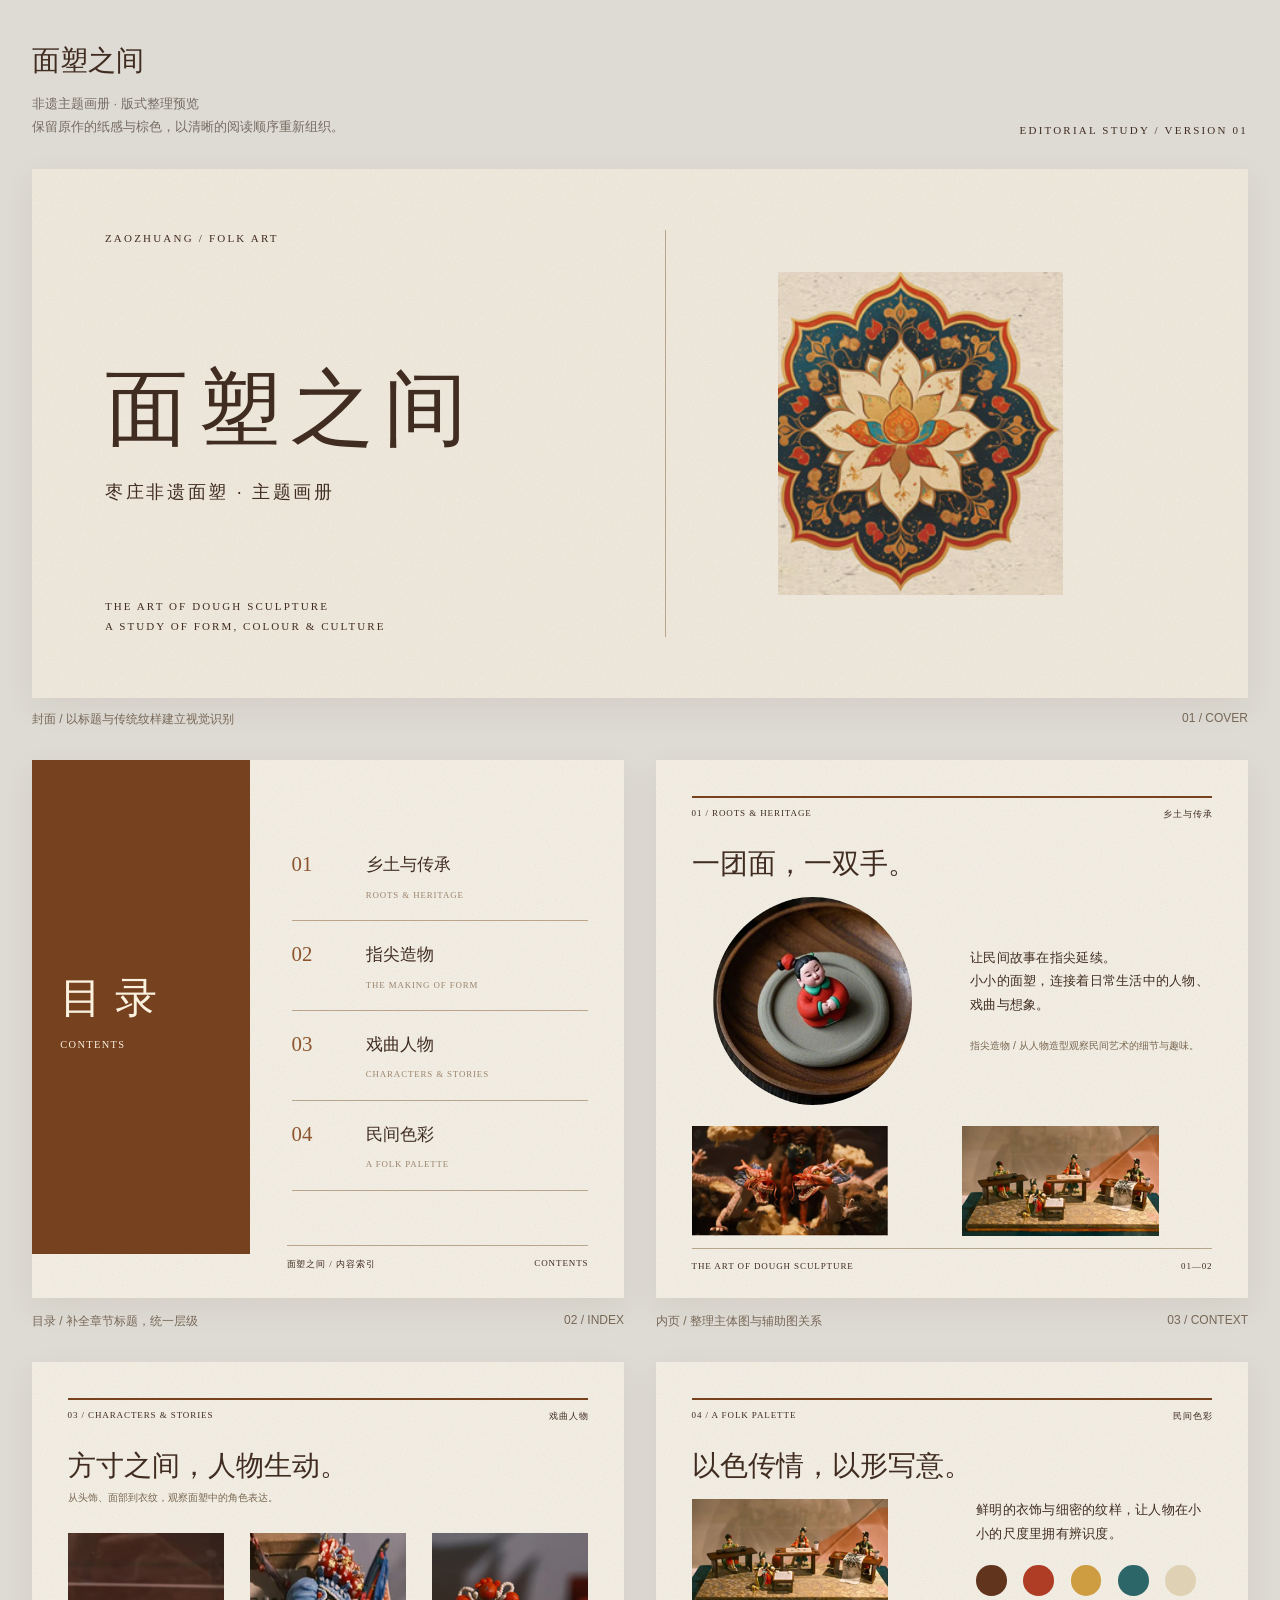
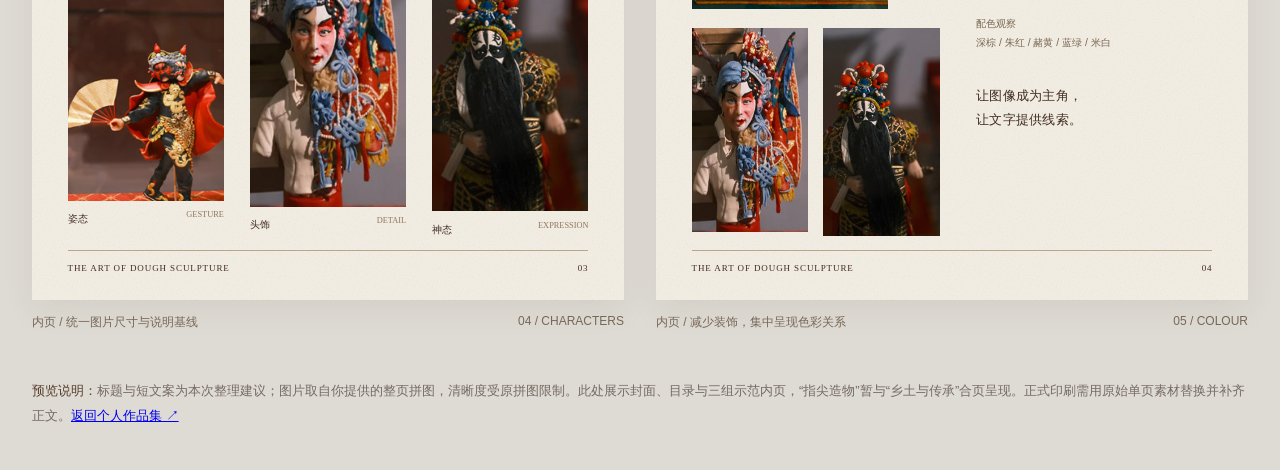
<file: output/editorial-preview/index.html>
<!doctype html>
<html lang="zh-CN">
<head><meta charset="utf-8"><meta name="viewport" content="width=device-width,initial-scale=1"><title>面塑之间 · 版式整理预览</title>
<style>
*{box-sizing:border-box}body{margin:0;background:#dedbd4;color:#402c20;font-family:"Microsoft YaHei",sans-serif}header{max-width:1360px;margin:auto;padding:42px 32px 30px;display:flex;justify-content:space-between;align-items:end;gap:24px}header h1{font:400 28px Georgia,"SimSun",serif;margin:0 0 12px}header p{margin:0;font-size:13px;line-height:1.8;color:#756b62}.eyebrow{font:11px/1.5 Georgia,serif;letter-spacing:.2em}.board{max-width:1360px;padding:0 32px 48px;margin:auto;display:grid;grid-template-columns:1fr 1fr;gap:32px}.unit{min-width:0}.label{font-size:12px;margin:14px 0 0;display:flex;justify-content:space-between;color:#786958}.page{aspect-ratio:1.414;position:relative;overflow:hidden;background:#f4efe4;box-shadow:0 10px 30px #49322012;padding:6%;container-type:inline-size}.page:before{content:"";position:absolute;inset:0;pointer-events:none;opacity:.14;background-image:url('data:image/svg+xml,%3Csvg xmlns="http://www.w3.org/2000/svg" width="180" height="180"%3E%3Cfilter id="n"%3E%3CfeTurbulence type="fractalNoise" baseFrequency=".7" numOctaves="3" stitchTiles="stitch"/%3E%3C/filter%3E%3Cpath fill="%23776343" filter="url(%23n)" d="M0 0h180v180H0z"/%3E%3C/svg%3E')}.page>*{position:relative}h2,h3,p{margin:0}.serif{font-family:"SimSun",Georgia,serif}.cover-unit{grid-column:1/-1}.cover{aspect-ratio:2.3;display:grid;grid-template-columns:1.1fr 1fr;padding:5% 6%;background:#f0e9dc}.cover-left{display:flex;flex-direction:column;justify-content:space-between}.cover h2{font:400 clamp(42px,6.5vw,92px)/1.2 "SimSun",serif;letter-spacing:.12em;margin:20px 0}.cover .subtitle{font-size:clamp(12px,1.4vw,19px);letter-spacing:.15em}.cover .en{font:11px/1.8 Georgia;letter-spacing:.19em}.cover-right{display:flex;align-items:center;justify-content:center;border-left:1px solid #bba58d}.rosette{width:56%;mix-blend-mode:multiply}.crop{position:relative;overflow:hidden;aspect-ratio:var(--w)/var(--h)}.crop img{position:absolute;width:calc(1334 / var(--w)*100%);height:calc(1888 / var(--h)*100%);left:calc(-1*var(--x)/var(--w)*100%);top:calc(-1*var(--y)/var(--h)*100%);max-width:none}.folio{position:absolute;left:6%;right:6%;bottom:5%;border-top:1px solid #b8a58e;padding-top:2%;display:flex;justify-content:space-between;font:9px Georgia;letter-spacing:.1em}.running{display:flex;justify-content:space-between;border-top:2px solid #78421f;padding-top:2%;font:9px Georgia;letter-spacing:.1em;margin-bottom:5%}.page h3{font:400 5.3cqw/1.25 "SimSun",serif;margin-bottom:3%}.caption{font-size:2cqw;line-height:1.8;color:#796751}.page .copy{font:2.45cqw/1.85 "SimSun",serif;letter-spacing:.02em}.contents{display:grid;grid-template-columns:35% 1fr;gap:8%;padding-bottom:12%}.contents-title{background:#76411f;color:#faf1df;display:flex;flex-direction:column;justify-content:center;padding:16%;margin:-20% 0 -15% -20%}.contents-title h3{font-size:8cqw;line-height:1.7;letter-spacing:.3em}.contents-title span{font:2cqw Georgia;letter-spacing:.13em}.contents-list{display:flex;flex-direction:column;justify-content:center}.entry{display:grid;grid-template-columns:20% 1fr;border-bottom:1px solid #baa58c;padding:7% 0;gap:5%}.entry b{font:4cqw Georgia;color:#8d542e}.entry strong{display:block;font:3.3cqw "SimSun",serif}.entry small{display:block;font:1.7cqw Georgia;margin-top:6%;letter-spacing:.1em;color:#9b846d}.origins-grid{display:grid;grid-template-columns:1fr 1fr;gap:7%;align-items:center}.round{border-radius:50%}.origins .mini-row{display:grid;grid-template-columns:1fr 1fr;gap:4%;margin-top:5%;width:100%}.origins .mini-row .crop{max-height:90px}.role-row{display:grid;grid-template-columns:1fr 1fr 1fr;gap:5%;margin-top:5%;align-items:start}.role-row figure{margin:0}.role-row figcaption{font:2cqw/1.8 "SimSun";padding-top:6%;display:flex;justify-content:space-between}.role-row figcaption span{font:1.6cqw Georgia;color:#91775f}.roles h3{margin-bottom:1%}.colors-grid{display:grid;grid-template-columns:1.05fr 1fr;gap:7%;align-items:start}.colors-images{display:grid;grid-template-columns:1fr 1fr;gap:6%}.colors-images .crop:first-child{grid-column:1/-1}.swatches{display:flex;gap:7%;margin:8% 0}.swatches i{width:13%;aspect-ratio:1;border-radius:50%;background:var(--color)}.note{max-width:1360px;margin:0 auto;padding:0 32px 42px;color:#756b62;font-size:13px;line-height:1.9}.note b{font-weight:500;color:#573e2b}
@media(min-width:1100px){.origins .mini-row .crop{max-height:110px}}@media(max-width:700px){header{display:block;padding:24px 20px}header>.eyebrow{display:block;margin-top:15px}.board{display:block;padding:0 20px 30px}.unit{margin-bottom:26px}.cover{aspect-ratio:1.414}.cover h2{font-size:34px}.cover .en{font-size:8px}.cover .subtitle{font-size:10px;line-height:1.8}.eyebrow{font-size:9px}.cover-right{padding-left:15px}.rosette{width:85%}.note{padding:0 20px 30px}}@media print{body{background:white}header,.label,.note{display:none}.board{display:block;padding:0}.unit{break-after:page}.page{box-shadow:none}.cover{aspect-ratio:1.414}}
.page:not(.cover){aspect-ratio:1.1}.contents .folio{left:43%}.origins .round{width:82%;margin:auto}.origins .mini-row{margin-top:4%}.colors-images .crop:first-child{max-height:110px}
</style></head>
<body>
<header><div><h1>面塑之间</h1><p>非遗主题画册 · 版式整理预览<br>保留原作的纸感与棕色，以清晰的阅读顺序重新组织。</p></div><span class="eyebrow">EDITORIAL STUDY / VERSION 01</span></header>
<main class="board">
<section class="unit cover-unit"><div class="page cover"><div class="cover-left"><span class="eyebrow">ZAOZHUANG / FOLK ART</span><div><h2>面塑之间</h2><p class="subtitle">枣庄非遗面塑 · 主题画册</p></div><p class="en">THE ART OF DOUGH SCULPTURE<br>A STUDY OF FORM, COLOUR &amp; CULTURE</p></div><div class="cover-right"><div class="crop rosette" style="--x:134;--y:177;--w:126;--h:143"><img src="source.jpg" alt="原设计中的传统莲花纹样"></div></div></div><div class="label"><span>封面 / 以标题与传统纹样建立视觉识别</span><span>01 / COVER</span></div></section>
<section class="unit"><div class="page contents"><div class="contents-title"><h3>目录</h3><span>CONTENTS</span></div><div class="contents-list"><div class="entry"><b>01</b><div><strong>乡土与传承</strong><small>ROOTS &amp; HERITAGE</small></div></div><div class="entry"><b>02</b><div><strong>指尖造物</strong><small>THE MAKING OF FORM</small></div></div><div class="entry"><b>03</b><div><strong>戏曲人物</strong><small>CHARACTERS &amp; STORIES</small></div></div><div class="entry"><b>04</b><div><strong>民间色彩</strong><small>A FOLK PALETTE</small></div></div></div><div class="folio"><span>面塑之间 / 内容索引</span><span>CONTENTS</span></div></div><div class="label"><span>目录 / 补全章节标题，统一层级</span><span>02 / INDEX</span></div></section>
<section class="unit"><div class="page origins"><div class="running"><span>01 / ROOTS &amp; HERITAGE</span><span>乡土与传承</span></div><h3>一团面，一双手。</h3><div class="origins-grid"><div class="crop round" style="--x:233;--y:675;--w:164;--h:172"><img src="source.jpg" alt="木盘中的面塑人物"></div><div><p class="copy">让民间故事在指尖延续。<br>小小的面塑，连接着日常生活中的人物、戏曲与想象。</p><p class="caption" style="margin-top:8%">指尖造物 / 从人物造型观察民间艺术的细节与趣味。</p></div></div><div class="mini-row"><div class="crop" style="--x:56;--y:863;--w:164;--h:92"><img src="source.jpg" alt="面塑制作场景"></div><div class="crop" style="--x:427;--y:865;--w:161;--h:90"><img src="source.jpg" alt="面塑作品场景"></div></div><div class="folio"><span>THE ART OF DOUGH SCULPTURE</span><span>01—02</span></div></div><div class="label"><span>内页 / 整理主体图与辅助图关系</span><span>03 / CONTEXT</span></div></section>
<section class="unit"><div class="page roles"><div class="running"><span>03 / CHARACTERS &amp; STORIES</span><span>戏曲人物</span></div><h3>方寸之间，人物生动。</h3><p class="caption">从头饰、面部到衣纹，观察面塑中的角色表达。</p><div class="role-row"><figure><div class="crop" style="--x:814;--y:763;--w:104;--h:178"><img src="source.jpg" alt="红衣戏曲面塑人物"></div><figcaption>姿态<span>GESTURE</span></figcaption></figure><figure><div class="crop" style="--x:973;--y:705;--w:103;--h:180"><img src="source.jpg" alt="头饰细节丰富的戏曲人物"></div><figcaption>头饰<span>DETAIL</span></figcaption></figure><figure><div class="crop" style="--x:1105;--y:630;--w:104;--h:185"><img src="source.jpg" alt="长须戏曲人物面塑"></div><figcaption>神态<span>EXPRESSION</span></figcaption></figure></div><div class="folio"><span>THE ART OF DOUGH SCULPTURE</span><span>03</span></div></div><div class="label"><span>内页 / 统一图片尺寸与说明基线</span><span>04 / CHARACTERS</span></div></section>
<section class="unit"><div class="page colors"><div class="running"><span>04 / A FOLK PALETTE</span><span>民间色彩</span></div><h3>以色传情，以形写意。</h3><div class="colors-grid"><div class="colors-images"><div class="crop" style="--x:427;--y:865;--w:161;--h:90"><img src="source.jpg" alt="面塑群像与环境"></div><div class="crop" style="--x:973;--y:705;--w:103;--h:180"><img src="source.jpg" alt="人物服饰细节"></div><div class="crop" style="--x:1105;--y:630;--w:104;--h:185"><img src="source.jpg" alt="人物色彩细节"></div></div><div><p class="copy">鲜明的衣饰与细密的纹样，让人物在小小的尺度里拥有辨识度。</p><div class="swatches" aria-label="深棕、朱红、赭黄、蓝绿、米白的配色示意"><i style="--color:#61341e"></i><i style="--color:#af3d26"></i><i style="--color:#ce9c41"></i><i style="--color:#2d6668"></i><i style="--color:#ded1b4"></i></div><p class="caption">配色观察<br>深棕 / 朱红 / 赭黄 / 蓝绿 / 米白</p><p class="copy" style="margin-top:14%">让图像成为主角，<br>让文字提供线索。</p></div></div><div class="folio"><span>THE ART OF DOUGH SCULPTURE</span><span>04</span></div></div><div class="label"><span>内页 / 减少装饰，集中呈现色彩关系</span><span>05 / COLOUR</span></div></section>
</main>
<div class="note"><b>预览说明：</b>标题与短文案为本次整理建议；图片取自你提供的整页拼图，清晰度受原拼图限制。此处展示封面、目录与三组示范内页，“指尖造物”暂与“乡土与传承”合页呈现。正式印刷需用原始单页素材替换并补齐正文。<a href="../../index.html#design">返回个人作品集 ↗</a></div>
</body></html>
</file>
<file: style.css>
:root{--ink:#111;--paper:#eeeae2;--acid:#a7ff4f;--orange:#ff5c35;--line:rgba(17,17,17,.22)}
*{box-sizing:border-box}html{scroll-behavior:smooth}body{margin:0;background:var(--paper);color:var(--ink);font-family:"Noto Sans SC",sans-serif;overflow-x:hidden;cursor:none}a{color:inherit;text-decoration:none}::selection{background:var(--ink);color:var(--acid)}
.noise{position:fixed;inset:0;pointer-events:none;z-index:50;opacity:.06;background-image:url("data:image/svg+xml,%3Csvg viewBox='0 0 180 180' xmlns='http://www.w3.org/2000/svg'%3E%3Cfilter id='n'%3E%3CfeTurbulence type='fractalNoise' baseFrequency='.9' numOctaves='4' stitchTiles='stitch'/%3E%3C/filter%3E%3Crect width='100%25' height='100%25' filter='url(%23n)' opacity='.8'/%3E%3C/svg%3E")}
.cursor-dot,.cursor-ring{position:fixed;border-radius:50%;pointer-events:none;z-index:99;transform:translate(-50%,-50%)}.cursor-dot{width:6px;height:6px;background:var(--ink)}.cursor-ring{width:32px;height:32px;border:1px solid var(--ink);transition:width .25s,height .25s,background .25s}.cursor-ring.active{width:54px;height:54px;background:rgba(167,255,79,.4)}
.nav{height:84px;position:absolute;top:0;left:0;width:100%;display:grid;grid-template-columns:1fr auto 1fr;align-items:center;padding:0 3vw;z-index:10;border-bottom:1px solid var(--line);font-family:"DM Mono",monospace;font-size:12px}.brand{font:900 22px "Noto Sans SC"}.brand span{font:10px "DM Mono";vertical-align:top;margin-left:3px}.nav nav{display:flex;gap:38px}.nav-meta{text-align:right}
.hero{height:100svh;min-height:700px;position:relative;padding:84px 3vw 3vw;overflow:hidden}.hero canvas{position:absolute;inset:0;width:100%;height:100%;opacity:.7}.hero-kicker{position:absolute;top:15%;left:3vw;font:12px "DM Mono";letter-spacing:.12em}.hero-copy{position:absolute;width:94%;top:47%;transform:translateY(-50%)}h1{margin:0}.line{display:block;position:relative;width:max-content;font-size:clamp(100px,17vw,280px);font-weight:900;line-height:.76;letter-spacing:-.08em}.line:nth-child(2){margin-left:auto}.line i{font-style:normal}.line em{position:absolute;font:10px "DM Mono";letter-spacing:.1em;left:102%;top:20%;white-space:nowrap}.line:nth-child(2) em{left:auto;right:102%}.outline i{color:transparent;-webkit-text-stroke:1.5px var(--ink)}.hero-intro{position:absolute;right:1%;top:42%;font-size:14px;line-height:1.8}.hero-bottom{position:absolute;bottom:3vw;width:94%;display:flex;justify-content:space-between;align-items:flex-end;font:10px/1.6 "DM Mono"}.scroll-cue{display:flex;align-items:center;gap:12px}.scroll-cue span{display:inline-block;height:1px;width:46px;background:var(--ink);animation:pulse 1.8s infinite}.coordinates{text-align:right}.orbit{position:absolute;border:1px solid rgba(17,17,17,.13);border-radius:50%;pointer-events:none}.orbit-a{width:38vw;height:38vw;right:-13vw;top:-10vw}.orbit-b{width:25vw;height:25vw;left:24%;bottom:-19vw}
.section-pad{padding:10vw 3vw}.section-index{font:11px "DM Mono";letter-spacing:.08em;margin-bottom:7vw}.manifesto{border-top:1px solid var(--line)}.manifesto-grid{display:grid;grid-template-columns:1fr 3fr;gap:5vw}.eyebrow{font-size:13px;margin:1vw 0}.manifesto h2{margin:0;font-size:clamp(38px,5.4vw,86px);line-height:1.22;letter-spacing:-.05em;font-weight:400}.manifesto h2 strong{font-weight:400;color:var(--orange)}.bio{grid-column:2;max-width:660px;margin:6vw 0 0 auto;line-height:2;color:#46433e}.skill-list{display:flex;flex-wrap:wrap;gap:8px;margin-top:35px}.skill-list span{font:11px "DM Mono";padding:9px 14px;border:1px solid var(--line);border-radius:99px}
.work{background:var(--ink);color:var(--paper)}.section-heading{display:flex;justify-content:space-between;align-items:flex-end;margin-bottom:6vw}.section-heading .section-index{margin:0}.section-heading h2{font-size:clamp(50px,8vw,120px);letter-spacing:-.06em;margin:0}.section-heading sup{font:11px "DM Mono";vertical-align:top}.projects{display:grid;grid-template-columns:1fr 1fr;gap:9vw 2vw}.project-wide{grid-column:1/-1}.project-visual{height:35vw;min-height:350px;position:relative;display:block;overflow:hidden;background:#222}.project:not(.project-wide) .project-visual{height:45vw}.project-no,.view{position:absolute;z-index:3;font:10px "DM Mono";padding:18px}.project-no{left:0;top:0}.view{right:0;bottom:0;opacity:0;transform:translateY(10px);transition:.3s}.project-visual:hover .view{opacity:1;transform:none}.project-info{display:flex;justify-content:space-between;align-items:baseline;padding-top:18px}.project-info h3{margin:0;font-size:24px;font-weight:500}.project-info p{margin:0;font:10px "DM Mono";opacity:.6}
.visual-one{background:#e64d2a}.sun{position:absolute;width:28vw;height:28vw;border-radius:50%;background:#ffc531;left:50%;top:50%;transform:translate(-50%,-50%);box-shadow:0 0 90px #ffdd68}.scan{position:absolute;inset:0;background:repeating-linear-gradient(0deg,transparent 0 6px,rgba(0,0,0,.12) 7px);animation:scan 8s linear infinite}.visual-two{background:#1c241a}.wave{position:absolute;width:100%;height:100%;border:1px solid var(--acid);border-radius:47% 53% 60% 40%;transform:scale(.67) rotate(25deg);box-shadow:0 0 40px rgba(167,255,79,.2);animation:morph 9s ease-in-out infinite}.wave-2{transform:scale(.43) rotate(-25deg);animation-delay:-3s}.visual-three{background:#c8b8ff;perspective:700px}.fold{position:absolute;width:42%;height:100%;top:0;background:linear-gradient(90deg,#311d74,#9d82ff,#4b2aaa);mix-blend-mode:multiply;transform-origin:center}.fold-1{left:5%;transform:rotateY(48deg)}.fold-2{left:30%;transform:rotateY(-55deg)}.fold-3{left:58%;transform:rotateY(35deg)}.visual-four{background:#b7e9ff}.portal{position:absolute;width:32vw;height:32vw;top:50%;left:50%;transform:translate(-50%,-50%);border-radius:50%;background:#17284d;box-shadow:inset 25px 0 50px #45caff,0 0 0 2vw rgba(255,255,255,.2);animation:float 4s ease-in-out infinite}.type-loop{position:absolute;color:#17284d;white-space:nowrap;font:700 8vw "DM Mono";top:50%;transform:translateY(-50%);animation:marquee 12s linear infinite;z-index:2;mix-blend-mode:multiply}
.process{background:var(--acid)}.process-list>div{display:grid;grid-template-columns:80px 1fr auto;align-items:center;border-top:1px solid rgba(17,17,17,.35);padding:30px 0;transition:padding .3s}.process-list>div:last-child{border-bottom:1px solid rgba(17,17,17,.35)}.process-list>div:hover{padding-left:20px}.process-list span,.process-list p{font:11px "DM Mono"}.process-list h3{font:500 clamp(35px,6vw,90px) "DM Mono";letter-spacing:-.06em;margin:0}.process-list p{min-width:180px}
.contact{position:relative;text-align:center;background:var(--paper);overflow:hidden;min-height:85vh;display:flex;flex-direction:column;justify-content:center;align-items:center}.contact p{font:12px "DM Mono"}.contact h2{position:relative;font:500 clamp(55px,10vw,160px)/.82 "DM Mono";letter-spacing:-.08em;margin:40px 0;z-index:2}.contact h2 span{-webkit-text-stroke:1px var(--ink);color:transparent}.mail{position:relative;z-index:3;padding:16px 4px;border-bottom:1px solid;font:13px "DM Mono"}.mail b{margin-left:40px}.contact-orb{position:absolute;width:33vw;height:33vw;border-radius:50%;background:var(--orange);filter:blur(2px);animation:float 5s ease-in-out infinite}
footer{height:100px;padding:0 3vw;display:flex;align-items:center;justify-content:space-between;background:var(--ink);color:var(--paper);font:9px "DM Mono"}
.reveal{opacity:0;transform:translateY(30px);transition:opacity .8s,transform .8s}.reveal.visible{opacity:1;transform:none}.line.reveal:nth-child(2){transition-delay:.15s}
@keyframes pulse{50%{width:15px}}@keyframes scan{to{background-position:0 100px}}@keyframes morph{50%{border-radius:63% 37% 32% 68%;transform:scale(.78) rotate(170deg)}}@keyframes float{50%{transform:translate(-50%,-54%) scale(1.03)}}@keyframes marquee{to{transform:translate(-50%,-50%)}}
@media(max-width:800px){body{cursor:auto}.cursor-dot,.cursor-ring{display:none}.nav{grid-template-columns:1fr 1fr}.nav nav{display:none}.hero{min-height:650px}.line{font-size:27vw;line-height:.85}.line em,.hero-intro{display:none}.hero-copy{top:45%}.manifesto-grid{display:block}.manifesto h2{margin-top:35px}.bio{margin-top:60px}.section-heading{display:block}.section-heading h2{margin-top:30px}.projects{display:block}.project{margin-bottom:70px}.project-visual,.project:not(.project-wide) .project-visual{height:115vw;min-height:0}.project-info{display:block}.project-info p{margin-top:8px}.process-list>div{grid-template-columns:45px 1fr}.process-list p{grid-column:2}.contact-orb{width:70vw;height:70vw}footer{height:auto;padding:35px 3vw;gap:20px;flex-direction:column;align-items:flex-start}}
@media(prefers-reduced-motion:reduce){*{scroll-behavior:auto!important;animation-duration:.01ms!important;animation-iteration-count:1!important;transition-duration:.01ms!important}}

/* Personalized portfolio details */
.project-description{display:grid;grid-template-columns:1fr 2fr;gap:3vw;margin-top:30px;padding-top:22px;border-top:1px solid rgba(238,234,226,.22)}
.project-description span{font:10px "DM Mono";opacity:.5}
.project-description p{max-width:680px;margin:0;font-size:16px;line-height:1.9;color:rgba(238,234,226,.68)}
.project-info p{font-size:13px;line-height:1.8}
.project-visual .view{font-size:13px;line-height:1.6}
.watch-link{display:inline-block;margin-top:22px;padding:10px 0;border-bottom:1px solid rgba(238,234,226,.7);font:14px/1.8 "DM Mono", "Noto Sans SC", sans-serif;letter-spacing:.04em;transition:color .2s,border-color .2s}.watch-link:hover{color:var(--acid);border-color:var(--acid)}
.visual-one{background:linear-gradient(135deg,#c94a31,#ec9363 55%,#f1bf88)}
.visual-one .sun{background:#ffd6a5;box-shadow:0 0 90px #ffd5a0}
.visual-two{background:linear-gradient(145deg,#172318,#3f5d2e)}
.contact-links{position:relative;z-index:3;display:flex;gap:28px;margin-top:28px;font:10px "DM Mono"}
.contact-links a{border-bottom:1px solid}
@media(max-width:800px){.project-description{display:block}.project-description p{margin-top:12px}.contact-links{flex-direction:column;gap:12px}}
.poster-stage{background:#090d0e;height:auto;min-height:0;display:flex;align-items:center;justify-content:center;isolation:isolate}
.poster-stage img{display:block;width:100%;height:auto;position:relative;z-index:1;transition:transform .7s cubic-bezier(.2,.8,.2,1),filter .7s}
.poster-stage:hover img{transform:scale(1.012);filter:brightness(.88)}
.poster-portrait{height:68vw;max-height:980px;background:radial-gradient(circle at center,#33463b 0,#111816 55%,#080b0a 100%)}
.poster-portrait img{width:auto;height:92%;box-shadow:0 28px 80px rgba(0,0,0,.45)}
.poster-guanwu{background:radial-gradient(circle at center,#655044 0,#242321 52%,#0d0d0c 100%)}
.model-stage{height:auto;min-height:0;background:#e7ddd3;display:block;isolation:isolate}
.model-stage img{display:block;width:100%;height:auto;position:relative;z-index:1;transition:transform .7s cubic-bezier(.2,.8,.2,1),filter .7s}
.model-stage:hover img{transform:scale(1.012);filter:brightness(.92)}
.project-info h3 em{font:400 11px "DM Mono";letter-spacing:.05em;opacity:.58;font-style:normal;margin-left:8px;white-space:nowrap}
.project-model-description{border-color:rgba(238,234,226,.32)}
.model-meta{display:flex;flex-wrap:wrap;gap:8px;margin-top:22px}.model-meta span{border:1px solid rgba(238,234,226,.35);padding:7px 10px;font:9px "DM Mono";letter-spacing:.04em;color:rgba(238,234,226,.7)}
@media(max-width:800px){.model-stage,.project-visual.model-stage{height:auto;min-height:0}.project-info h3 em{display:block;margin:8px 0 0}.model-meta{margin-top:18px}}
.poster-wide img{width:100%}
.watch-link + .watch-link{margin-left:22px}
@media(max-width:800px){.watch-link + .watch-link{margin-left:0;display:table}}
.design-work .watch-link{border-color:#886448;color:#665748}.design-work .watch-link:hover{color:#332b25;border-color:#332b25}
.about-portrait{margin:0;align-self:start;max-width:280px}.about-portrait img{display:block;width:100%;height:auto;border:1px solid rgba(17,17,17,.15)}.about-portrait figcaption{padding-top:20px}.about-portrait strong{display:block;font-size:22px;font-weight:500}.about-portrait figcaption>span{display:block;margin-top:6px;font:11px "DM Mono",monospace;letter-spacing:.13em}.about-portrait p{font-size:13px;line-height:1.9;color:#625a51;margin-top:18px}
@media(max-width:800px){.about-portrait{max-width:none;display:grid;grid-template-columns:minmax(0,150px) 1fr;align-items:center;gap:24px;margin-bottom:40px}.about-portrait figcaption{padding:0}.about-portrait strong{font-size:20px}.about-portrait p{font-size:12px}}
/* Drawing gallery: whole artworks with alternating editorial captions. */
.chapter-intro nav{flex-wrap:wrap}
.drawing-work{background:#f3f0e9;color:#302e2b;padding-left:6vw;padding-right:6vw;scroll-margin-top:24px}
.drawing-preface{display:flex;justify-content:space-between;align-items:flex-start;border-top:1px solid #c8c1b7;padding:24px 0 80px;gap:24px}
.drawing-preface>span{font:11px "DM Mono",monospace;letter-spacing:.12em}.drawing-preface>p{font-size:clamp(26px,3.5vw,54px);line-height:1.5;margin:0;letter-spacing:-.04em}
.drawing-work .section-heading h2{font-size:clamp(36px,6vw,88px)}
.drawing-piece{display:grid;grid-template-columns:minmax(0,1.15fr) minmax(0,1fr);align-items:center;gap:7vw;border-top:1px solid #c8c1b7;padding:65px 0 85px}
.drawing-piece:last-child{padding-bottom:0}.drawing-piece figure{margin:0;min-width:0}.drawing-image{display:block;background:#e4dfd5;padding:16px;cursor:zoom-in}.drawing-image img{display:block;width:100%;height:auto;max-height:850px;object-fit:contain}
.drawing-piece figcaption{display:flex;justify-content:space-between;gap:12px;flex-wrap:wrap;font:11px/1.8 "DM Mono",monospace;margin-top:16px;color:#655c52}.drawing-piece figcaption a{font-size:14px;border-bottom:1px solid}
.drawing-copy{min-width:0}.drawing-copy .drawing-category{font-size:13px;color:#886448;margin:0 0 18px}.drawing-copy h3{font-size:clamp(30px,3.4vw,50px);font-weight:500;letter-spacing:-.04em;margin:0 0 30px}.drawing-copy p{font-size:16px;line-height:2;color:#615b54;margin:0 0 20px}.drawing-copy blockquote{font-size:clamp(20px,2vw,28px);line-height:1.7;margin:0 0 28px;padding-left:20px;border-left:2px solid #aa7a5e}
.drawing-copy summary{cursor:pointer;font-size:15px;padding:12px 0;border-bottom:1px solid #c8c1b7}.drawing-copy details[open] p{margin:20px 0 0}.drawing-copy summary:focus-visible{outline:2px solid #886448;outline-offset:5px}.drawing-tags{font-size:12px;letter-spacing:.12em;color:#886448;margin-top:28px}
.drawing-reverse figure{grid-column:2;grid-row:1}.drawing-reverse .drawing-copy{grid-column:1;grid-row:1}
@media(max-width:800px){.drawing-preface{flex-direction:column;padding-bottom:48px}.drawing-piece{grid-template-columns:1fr;gap:30px;padding:40px 0 55px}.drawing-reverse figure,.drawing-reverse .drawing-copy{grid-column:auto;grid-row:auto}.drawing-image{padding:10px}.drawing-copy h3{margin-bottom:22px}.drawing-piece figcaption{font-size:10px}}
.project-description p.poster-note{font-size:12px;line-height:1.8;margin-top:20px;opacity:.8}
.h5-demo{margin-top:20px}.h5-demo summary{font-size:16px;line-height:1.8;padding:12px 0;cursor:pointer;border-bottom:1px solid #b6a797}.h5-demo summary:focus-visible{outline:2px solid #665748;outline-offset:4px}.h5-demo video{display:block;width:100%;max-height:680px;background:#111;margin-top:20px;cursor:auto}
.chapter-intro{display:flex;align-items:center;justify-content:space-between;gap:24px;margin:-2vw 0 5vw;font-size:13px;line-height:1.8}
.chapter-intro p{opacity:.65;margin:0}.chapter-intro nav{display:flex;gap:24px}.chapter-intro a{font-size:12px;border-bottom:1px solid currentColor;padding:8px 0}
.chapter-transition{position:relative;isolation:isolate;overflow:hidden;background:#d9cbbc;color:#43372d;min-height:80svh;padding:40px 6vw;display:flex;flex-direction:column;justify-content:space-between;gap:70px}
.transition-top,.transition-bottom{display:flex;justify-content:space-between;align-items:center;gap:24px;position:relative;z-index:1}.transition-top{font:11px "DM Mono",monospace;letter-spacing:.12em;border-top:1px solid #9c8874;padding-top:22px}
.transition-title{font:500 clamp(70px,14vw,220px)/.85 "DM Mono",monospace;letter-spacing:-.075em;position:relative;z-index:1}.transition-title span{display:block;text-align:right;color:transparent;-webkit-text-stroke:1px #6d5440}
.transition-bottom p{font-size:clamp(20px,2.7vw,40px);line-height:1.6;margin:0}.transition-bottom a{font-size:12px;border-bottom:1px solid;padding:12px 0}
.transition-ring{position:absolute;z-index:0;width:42vw;height:42vw;top:50%;left:50%;transform:translate(-50%,-50%);border:1px solid #a9948070;border-radius:50%;animation:chapter-orbit 36s linear infinite}.transition-ring i{position:absolute;inset:0;border:1px solid #a9948070;border-radius:50%;transform:rotateY(60deg)}.transition-ring i:nth-child(2){transform:rotateX(60deg)}.transition-ring i:nth-child(3){transform:rotate(45deg) rotateY(60deg)}
@keyframes chapter-orbit{to{transform:translate(-50%,-50%) rotate(360deg)}}
.design-work{background:#e7ded4;color:#332b25}.design-work .section-heading h2{font-size:clamp(32px,5.6vw,86px)}.design-work .project-description{border-color:#b6a797}.design-work .project-description p{color:#665748}.design-work .model-meta span{color:#665748;border-color:#b6a797;opacity:1}.design-work .project-no,.design-work .view{background:#e7ded4e8;color:#332b25}.design-work .project-info{gap:20px;flex-wrap:wrap}
a:focus-visible{outline:2px solid #ad7850;outline-offset:6px}#work,#design{scroll-margin-top:24px}
@media(max-width:800px){.chapter-intro{display:block;margin:0 0 35px}.chapter-intro nav{margin-top:18px;flex-wrap:wrap;gap:16px}.chapter-intro>a{display:inline-block;margin-top:16px}.chapter-transition{min-height:65svh;padding:30px 6vw;gap:60px}.transition-top{font-size:9px}.transition-bottom{align-items:flex-start;flex-direction:column}.transition-ring{width:80vw;height:80vw}.design-work .project:last-child{margin-bottom:0}.nav{grid-template-columns:auto 1fr}.nav nav{display:flex;justify-content:flex-end;gap:18px}.nav-meta{display:none}}
@media(max-width:800px){.poster-stage,.project-visual.poster-stage{height:auto;min-height:0}.poster-portrait,.project-visual.poster-portrait{height:138vw}.poster-portrait img{height:94%;width:auto}.poster-wide img{width:100%;height:auto}}
:root{scroll-padding-top:88px}
.experience-section{background:#edf0e8;color:#29352a;border-top:1px solid #d1d9cd}
.experience-heading{display:flex;justify-content:space-between;align-items:flex-end;gap:24px;margin-bottom:44px}.experience-heading h2{font-size:clamp(30px,4.4vw,64px);font-weight:500;letter-spacing:-.04em;margin:20px 0 0}.experience-status{font-size:13px;border:1px solid #9dad96;border-radius:24px;padding:9px 16px;white-space:nowrap}.experience-status:before{content:'';display:inline-block;width:6px;height:6px;border-radius:50%;background:#546c4d;margin-right:9px}
.experience-card{display:grid;grid-template-columns:1fr 2.3fr;gap:40px;padding:40px 0;border-top:1px solid #b9c5b2;border-bottom:1px solid #b9c5b2}.experience-date{display:flex;flex-direction:column;gap:10px;font:14px/1.7 monospace;color:#64715f}.experience-role{font-size:clamp(24px,3vw,40px);margin:0 0 16px}.experience-role span{font-size:15px;color:#64715f}.experience-detail h3{font-size:18px;font-weight:500;margin:0 0 24px}.experience-project{font-size:14px;letter-spacing:.04em}.experience-note{font-size:16px;line-height:1.9;color:#5b6656;max-width:620px}.experience-bottom{display:flex;justify-content:space-between;gap:20px;align-items:center;padding-top:24px;font-size:14px}.experience-bottom a{border-bottom:1px solid #75846c;padding-bottom:5px}
@media(max-width:800px){.experience-heading{align-items:flex-start;flex-direction:column;gap:20px}.experience-card{grid-template-columns:1fr;gap:22px;padding:28px 0}.experience-date{flex-direction:row}.experience-bottom{align-items:flex-start;flex-direction:column;gap:6px}.experience-bottom p{margin:0}.nav nav{gap:12px}}
@media(prefers-reduced-motion:reduce){html{scroll-behavior:auto}*,*:before,*:after{animation-duration:.01ms!important;transition-duration:.01ms!important}}
.experience-tags{display:flex;flex-wrap:wrap;gap:8px;list-style:none;margin:24px 0 0;padding:0}.experience-tags li{border:1px solid #bac6b2;border-radius:20px;padding:7px 12px;font-size:12px;color:#53664d}.experience-focus-grid{display:grid;grid-template-columns:repeat(2,minmax(0,1fr));column-gap:5vw;row-gap:36px;padding:40px 0}.experience-focus{border-top:1px solid #c3cdbb;padding-top:24px}.focus-number{font:11px/1.6 monospace;letter-spacing:.06em;color:#68795f}.experience-focus h3{font-size:21px;font-weight:500;margin:15px 0}.experience-focus p{font-size:16px;line-height:1.95;margin:0;color:#5b6656;max-width:600px}.experience-scope{font-size:12px;line-height:1.9;color:#687361;margin:0;padding:18px 0;border-top:1px solid #c3cdbb}
@media(max-width:800px){.experience-focus-grid{grid-template-columns:1fr;gap:28px;padding:32px 0}.experience-focus h3{font-size:20px}.experience-focus p{font-size:15px;line-height:1.9}}
</file>
